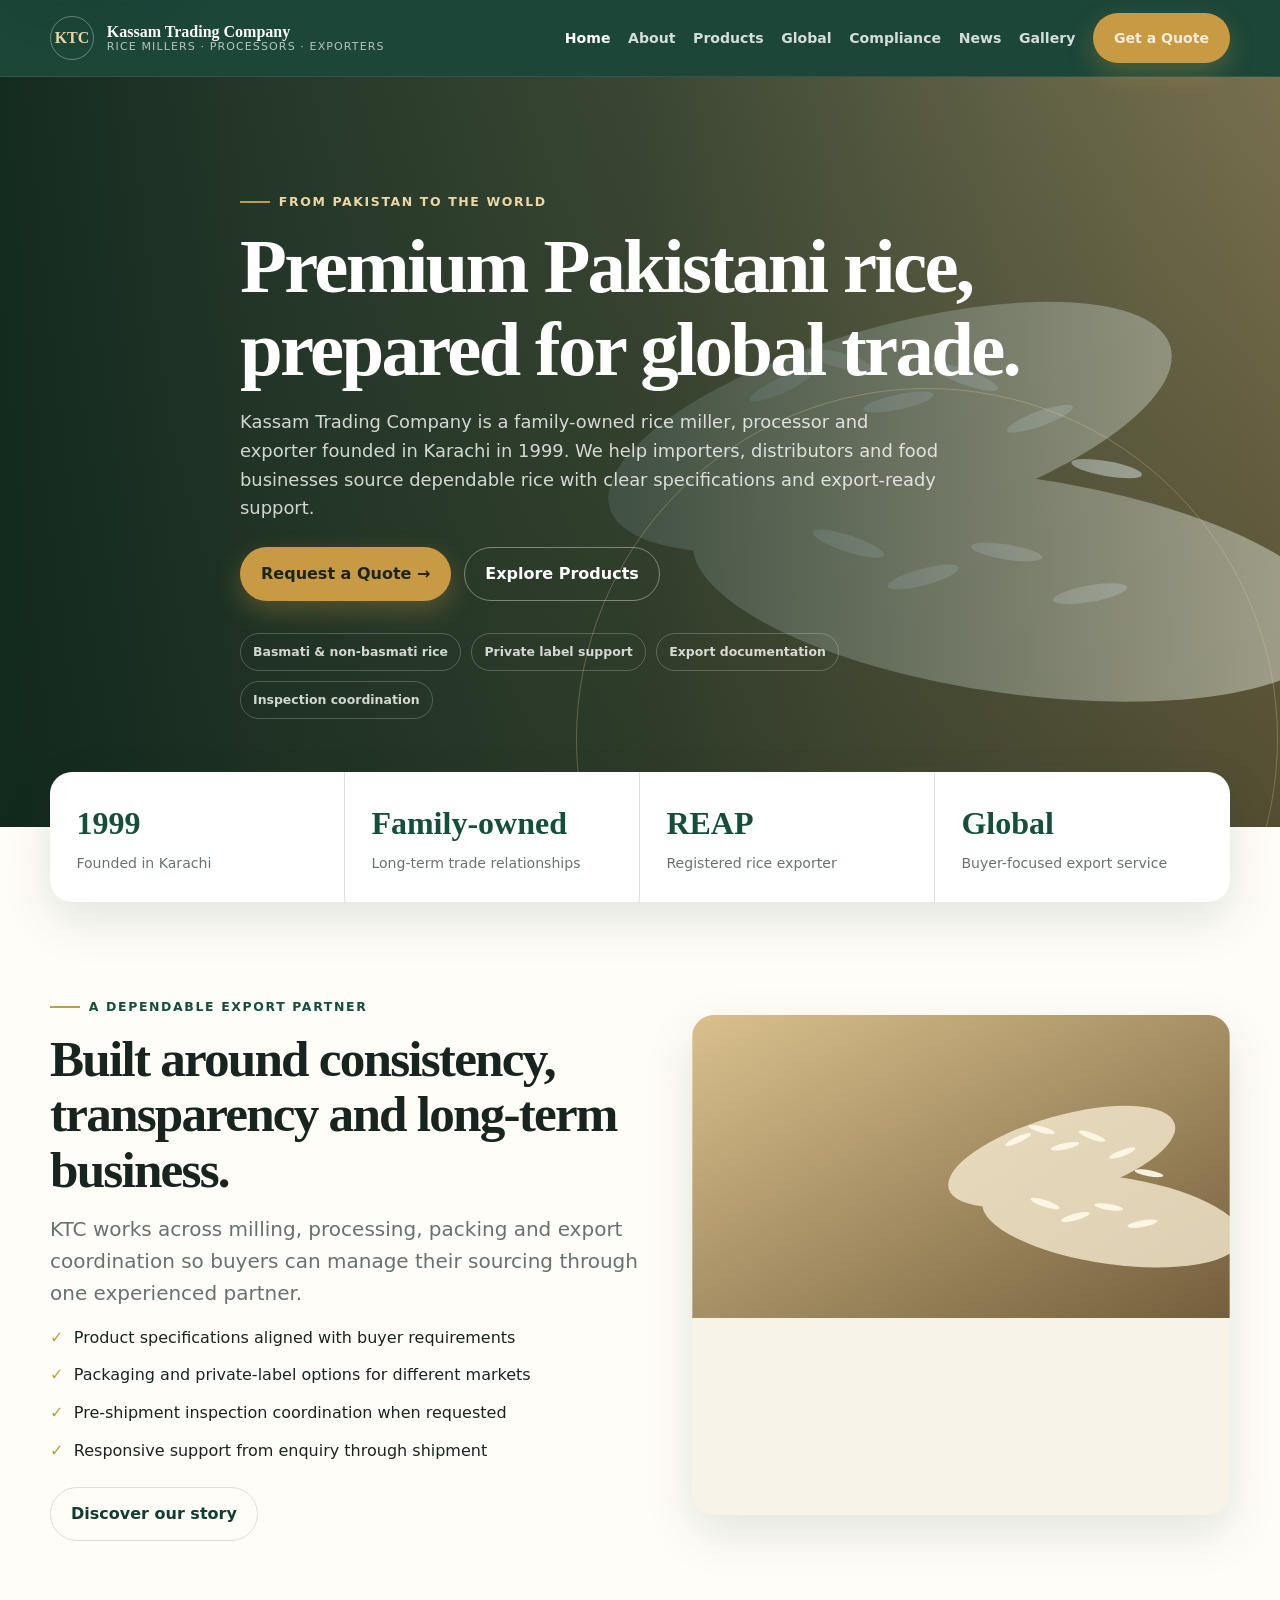
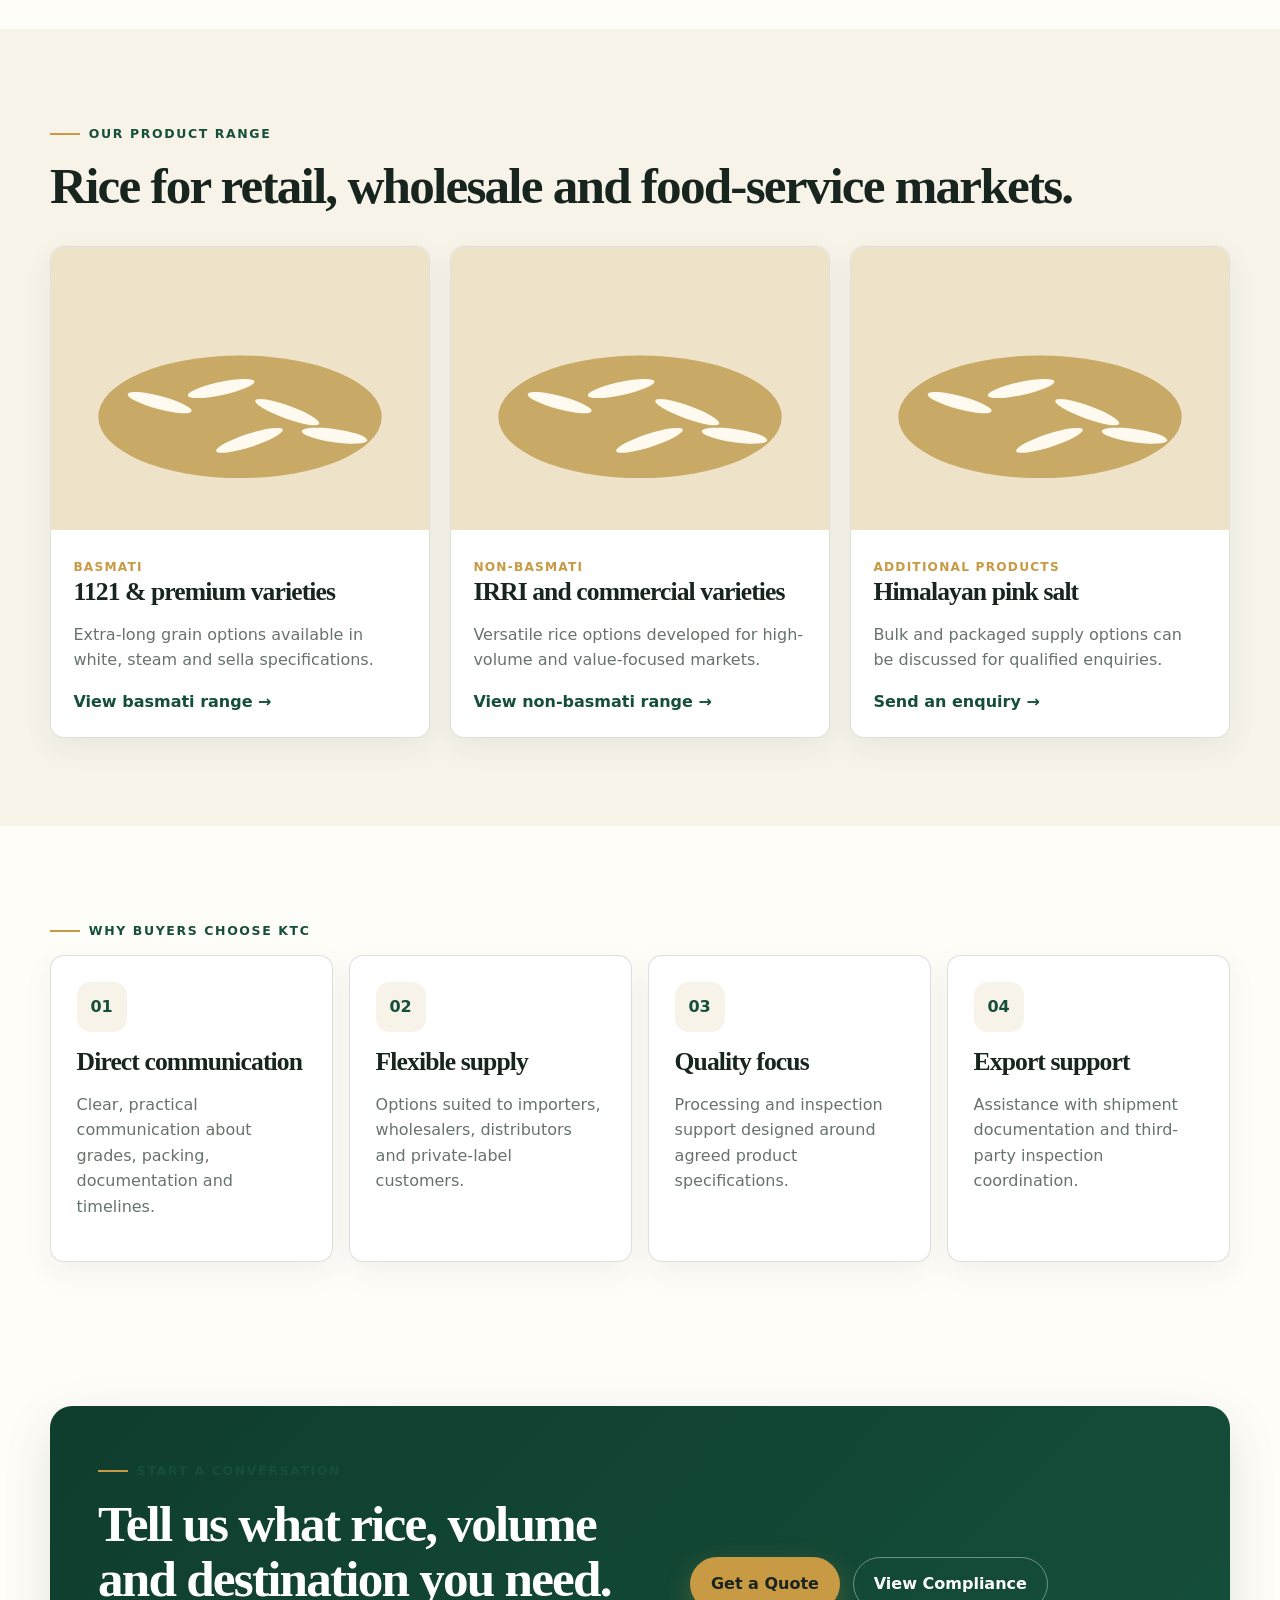
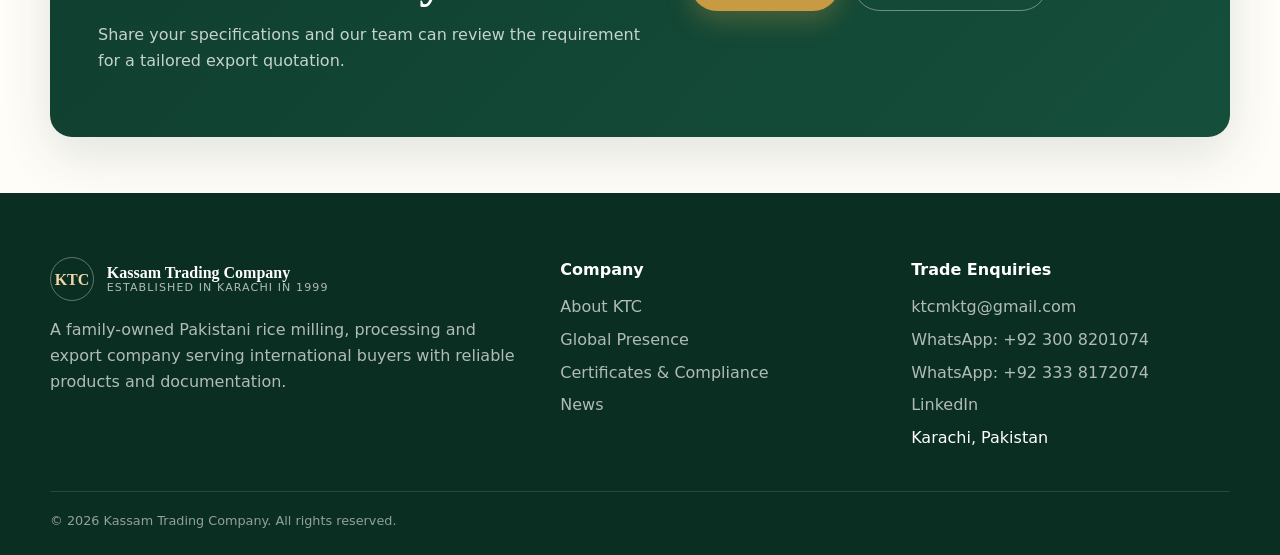
<file: ktc-static-site/index.html>
<!doctype html><html lang="en"><head><meta charset="utf-8"><meta name="viewport" content="width=device-width,initial-scale=1"><meta name="description" content="Kassam Trading Company is a Karachi-based rice miller, processor and exporter founded in 1999."><title>Premium Pakistani Rice Exporter | Kassam Trading Company</title><link rel="stylesheet" href="assets/css/styles.css"></head><body><a class="skip-link" href="#main">Skip to content</a>
<header class="site-header"><div class="container nav-wrap">
<a class="brand" href="index.html"><span class="brand-mark">KTC</span><span class="brand-text"><strong>Kassam Trading Company</strong><small>Rice Millers · Processors · Exporters</small></span></a>
<button class="nav-toggle" type="button" aria-label="Open navigation" aria-expanded="false" data-nav-toggle>☰</button>
<nav class="site-nav" aria-label="Main navigation" data-nav>
<a href="index.html">Home</a><a href="about.html">About</a><a href="products.html">Products</a><a href="global-presence.html">Global</a><a href="certificates-compliance.html">Compliance</a><a href="news.html">News</a><a href="gallery.html">Gallery</a><a class="btn btn-primary" href="contact.html">Get a Quote</a>
</nav></div></header><main id="main">
<section class="hero"><div class="container hero-content reveal"><span class="eyebrow">From Pakistan to the world</span><h1>Premium Pakistani rice, prepared for global trade.</h1><p>Kassam Trading Company is a family-owned rice miller, processor and exporter founded in Karachi in 1999. We help importers, distributors and food businesses source dependable rice with clear specifications and export-ready support.</p><div class="actions"><a class="btn btn-primary" href="contact.html">Request a Quote →</a><a class="btn btn-outline" href="products.html">Explore Products</a></div><div class="hero-kicker"><span class="pill">Basmati & non-basmati rice</span><span class="pill">Private label support</span><span class="pill">Export documentation</span><span class="pill">Inspection coordination</span></div></div></section>
<div class="stats"><div class="container"><div class="stats-grid reveal"><div class="stat"><strong>1999</strong><span>Founded in Karachi</span></div><div class="stat"><strong>Family-owned</strong><span>Long-term trade relationships</span></div><div class="stat"><strong>REAP</strong><span>Registered rice exporter</span></div><div class="stat"><strong>Global</strong><span>Buyer-focused export service</span></div></div></div></div>
<section class="section"><div class="container grid-2"><div class="reveal"><span class="eyebrow">A dependable export partner</span><h2>Built around consistency, transparency and long-term business.</h2><p class="lead">KTC works across milling, processing, packing and export coordination so buyers can manage their sourcing through one experienced partner.</p><ul class="list-check"><li>Product specifications aligned with buyer requirements</li><li>Packaging and private-label options for different markets</li><li>Pre-shipment inspection coordination when requested</li><li>Responsive support from enquiry through shipment</li></ul><div class="actions"><a class="btn btn-outline-dark" href="about.html">Discover our story</a></div></div><div class="image-panel reveal"><img src="assets/images/facility.svg" alt="Stylized illustration representing rice processing and export"></div></div></section>
<section class="section section-cream"><div class="container"><span class="eyebrow">Our product range</span><h2>Rice for retail, wholesale and food-service markets.</h2><div class="grid-3" style="margin-top:2rem"><article class="card product-card reveal"><img src="assets/images/rice-basmati.svg" alt="Basmati rice grains"><div class="product-card-body"><span class="meta">Basmati</span><h3>1121 & premium varieties</h3><p>Extra-long grain options available in white, steam and sella specifications.</p><a class="link-arrow" href="products.html">View basmati range →</a></div></article><article class="card product-card reveal"><img src="assets/images/rice-nonbasmati.svg" alt="Non-basmati rice grains"><div class="product-card-body"><span class="meta">Non-basmati</span><h3>IRRI and commercial varieties</h3><p>Versatile rice options developed for high-volume and value-focused markets.</p><a class="link-arrow" href="products.html">View non-basmati range →</a></div></article><article class="card product-card reveal"><img src="assets/images/salt.svg" alt="Himalayan pink salt illustration"><div class="product-card-body"><span class="meta">Additional products</span><h3>Himalayan pink salt</h3><p>Bulk and packaged supply options can be discussed for qualified enquiries.</p><a class="link-arrow" href="contact.html">Send an enquiry →</a></div></article></div></div></section>
<section class="section"><div class="container"><span class="eyebrow">Why buyers choose KTC</span><div class="grid-4"><div class="card reveal"><div class="icon-box">01</div><h3>Direct communication</h3><p>Clear, practical communication about grades, packing, documentation and timelines.</p></div><div class="card reveal"><div class="icon-box">02</div><h3>Flexible supply</h3><p>Options suited to importers, wholesalers, distributors and private-label customers.</p></div><div class="card reveal"><div class="icon-box">03</div><h3>Quality focus</h3><p>Processing and inspection support designed around agreed product specifications.</p></div><div class="card reveal"><div class="icon-box">04</div><h3>Export support</h3><p>Assistance with shipment documentation and third-party inspection coordination.</p></div></div></div></section>
<section class="section-sm"><div class="container"><div class="banner reveal"><div class="grid-2"><div><span class="eyebrow">Start a conversation</span><h2>Tell us what rice, volume and destination you need.</h2><p>Share your specifications and our team can review the requirement for a tailored export quotation.</p></div><div class="actions"><a class="btn btn-primary" href="contact.html">Get a Quote</a><a class="btn btn-outline" href="certificates-compliance.html">View Compliance</a></div></div></div></div></section></main><footer class="site-footer"><div class="container"><div class="footer-grid">
<div><a class="brand" href="index.html"><span class="brand-mark">KTC</span><span class="brand-text"><strong>Kassam Trading Company</strong><small>Established in Karachi in 1999</small></span></a><p style="margin-top:1rem">A family-owned Pakistani rice milling, processing and export company serving international buyers with reliable products and documentation.</p></div>
<div><div class="footer-title">Company</div><div class="footer-links"><a href="about.html">About KTC</a><a href="global-presence.html">Global Presence</a><a href="certificates-compliance.html">Certificates & Compliance</a><a href="news.html">News</a></div></div>
<div><div class="footer-title">Trade Enquiries</div><div class="footer-links"><a href="mailto:ktcmktg@gmail.com">ktcmktg@gmail.com</a><a href="https://wa.me/923008201074" target="_blank" rel="noopener noreferrer">WhatsApp: +92 300 8201074</a><a href="https://wa.me/923338172074" target="_blank" rel="noopener noreferrer">WhatsApp: +92 333 8172074</a><a href="https://www.linkedin.com/company/kassamtradingcompany/" target="_blank" rel="noopener noreferrer">LinkedIn</a><span>Karachi, Pakistan</span></div></div>
</div><div class="footer-bottom">© <span data-year></span> Kassam Trading Company. All rights reserved.</div></div></footer>
<script src="assets/js/main.js" defer></script></body></html>
</file>
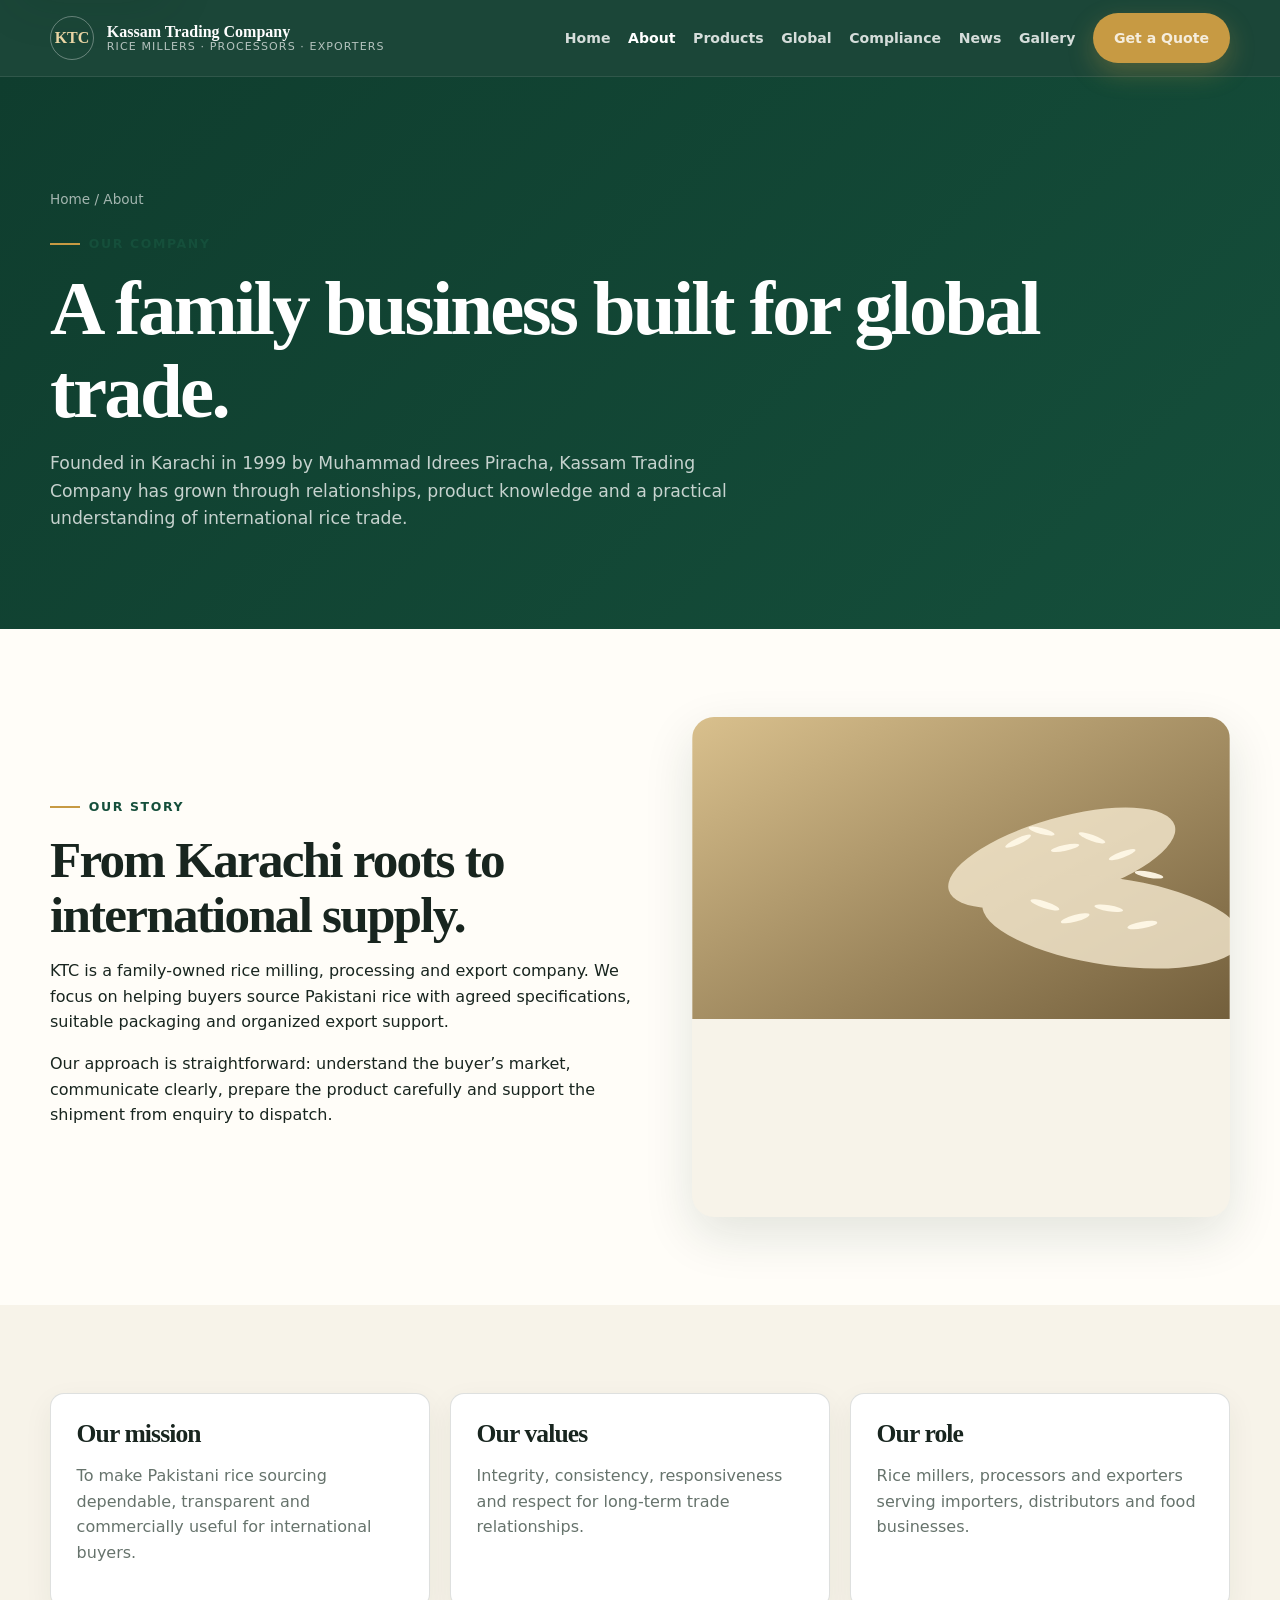
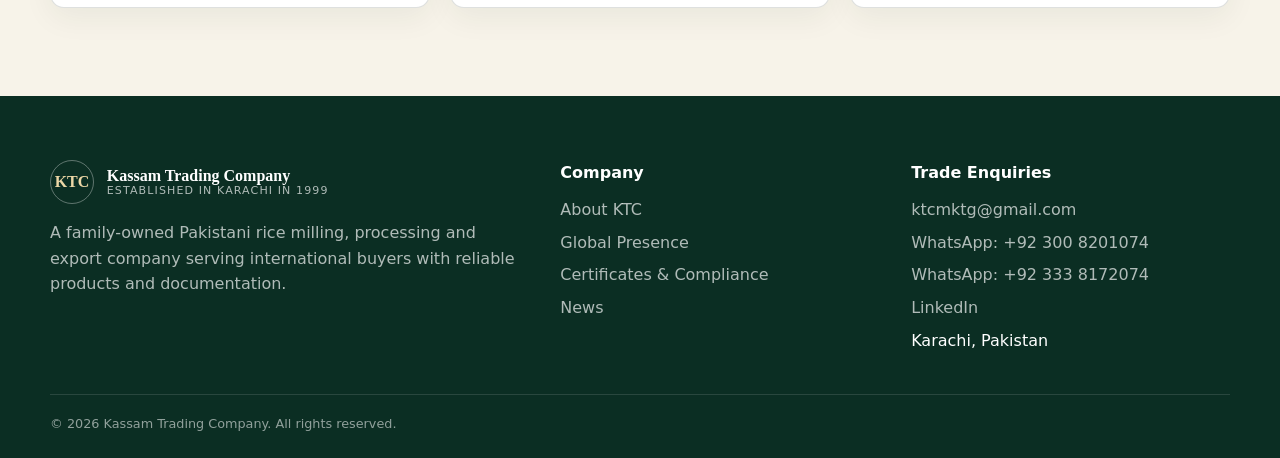
<file: ktc-static-site/about.html>
<!doctype html><html lang="en"><head><meta charset="utf-8"><meta name="viewport" content="width=device-width,initial-scale=1"><meta name="description" content="Learn about Kassam Trading Company, founded in Karachi in 1999 by Muhammad Idrees Piracha."><title>About Us | Kassam Trading Company</title><link rel="stylesheet" href="assets/css/styles.css"></head><body><a class="skip-link" href="#main">Skip to content</a>
<header class="site-header"><div class="container nav-wrap">
<a class="brand" href="index.html"><span class="brand-mark">KTC</span><span class="brand-text"><strong>Kassam Trading Company</strong><small>Rice Millers · Processors · Exporters</small></span></a>
<button class="nav-toggle" type="button" aria-label="Open navigation" aria-expanded="false" data-nav-toggle>☰</button>
<nav class="site-nav" aria-label="Main navigation" data-nav>
<a href="index.html">Home</a><a href="about.html">About</a><a href="products.html">Products</a><a href="global-presence.html">Global</a><a href="certificates-compliance.html">Compliance</a><a href="news.html">News</a><a href="gallery.html">Gallery</a><a class="btn btn-primary" href="contact.html">Get a Quote</a>
</nav></div></header><main id="main"><section class="page-hero"><div class="container"><div class="breadcrumbs">Home / About</div><span class="eyebrow">Our company</span><h1>A family business built for global trade.</h1><p>Founded in Karachi in 1999 by Muhammad Idrees Piracha, Kassam Trading Company has grown through relationships, product knowledge and a practical understanding of international rice trade.</p></div></section><section class="section"><div class="container grid-2"><div><span class="eyebrow">Our story</span><h2>From Karachi roots to international supply.</h2><p>KTC is a family-owned rice milling, processing and export company. We focus on helping buyers source Pakistani rice with agreed specifications, suitable packaging and organized export support.</p><p>Our approach is straightforward: understand the buyer’s market, communicate clearly, prepare the product carefully and support the shipment from enquiry to dispatch.</p></div><div class="image-panel"><img src="assets/images/facility.svg" alt="Rice processing illustration"></div></div></section><section class="section section-cream"><div class="container grid-3"><div class="card"><h3>Our mission</h3><p>To make Pakistani rice sourcing dependable, transparent and commercially useful for international buyers.</p></div><div class="card"><h3>Our values</h3><p>Integrity, consistency, responsiveness and respect for long-term trade relationships.</p></div><div class="card"><h3>Our role</h3><p>Rice millers, processors and exporters serving importers, distributors and food businesses.</p></div></div></section></main><footer class="site-footer"><div class="container"><div class="footer-grid">
<div><a class="brand" href="index.html"><span class="brand-mark">KTC</span><span class="brand-text"><strong>Kassam Trading Company</strong><small>Established in Karachi in 1999</small></span></a><p style="margin-top:1rem">A family-owned Pakistani rice milling, processing and export company serving international buyers with reliable products and documentation.</p></div>
<div><div class="footer-title">Company</div><div class="footer-links"><a href="about.html">About KTC</a><a href="global-presence.html">Global Presence</a><a href="certificates-compliance.html">Certificates & Compliance</a><a href="news.html">News</a></div></div>
<div><div class="footer-title">Trade Enquiries</div><div class="footer-links"><a href="mailto:ktcmktg@gmail.com">ktcmktg@gmail.com</a><a href="https://wa.me/923008201074" target="_blank" rel="noopener noreferrer">WhatsApp: +92 300 8201074</a><a href="https://wa.me/923338172074" target="_blank" rel="noopener noreferrer">WhatsApp: +92 333 8172074</a><a href="https://www.linkedin.com/company/kassamtradingcompany/" target="_blank" rel="noopener noreferrer">LinkedIn</a><span>Karachi, Pakistan</span></div></div>
</div><div class="footer-bottom">© <span data-year></span> Kassam Trading Company. All rights reserved.</div></div></footer>
<script src="assets/js/main.js" defer></script></body></html>
</file>
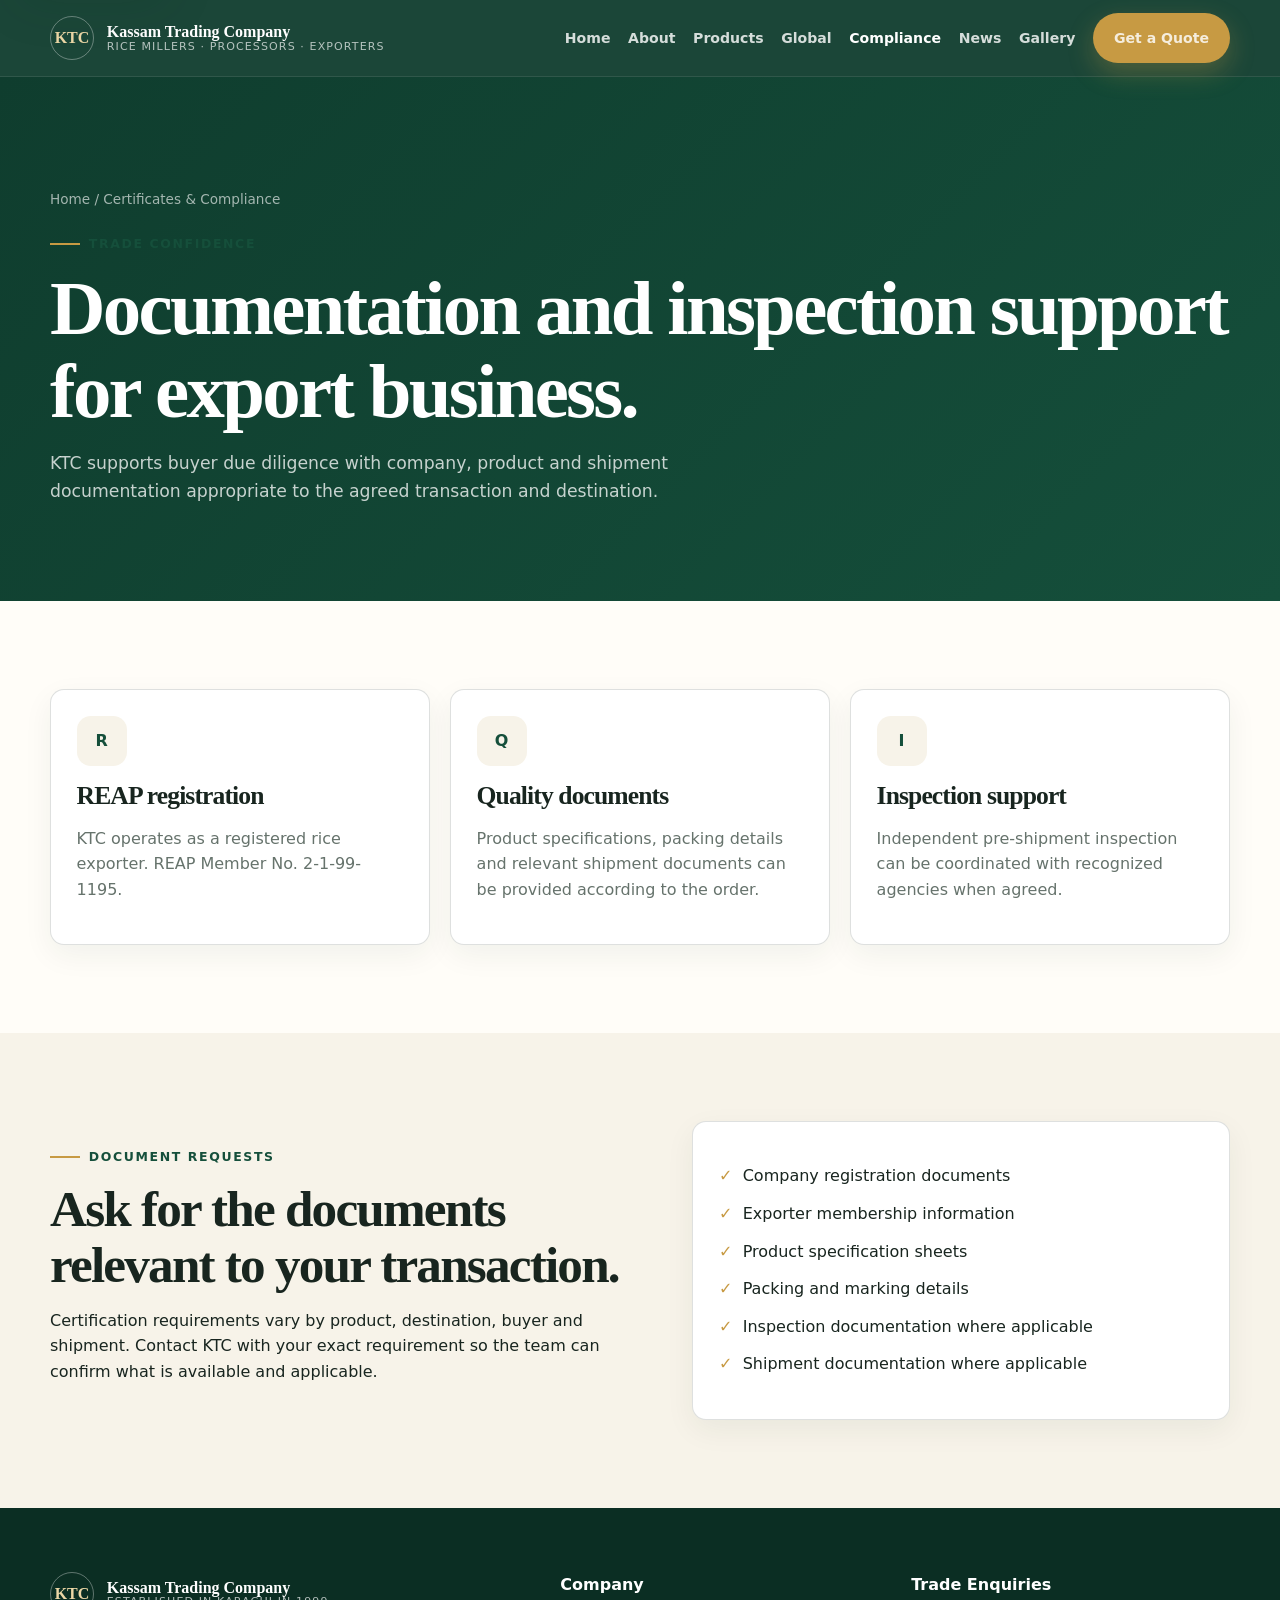
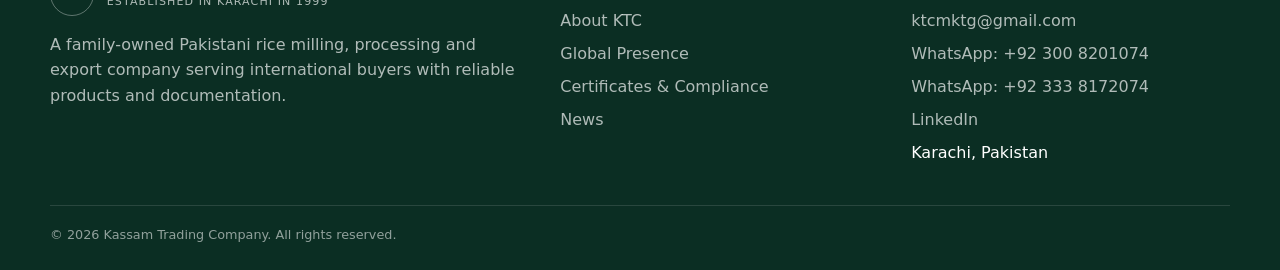
<file: ktc-static-site/certificates-compliance.html>
<!doctype html><html lang="en"><head><meta charset="utf-8"><meta name="viewport" content="width=device-width,initial-scale=1"><meta name="description" content="Review KTC exporter registration, documentation and third-party inspection support."><title>Certificates & Compliance | Kassam Trading Company</title><link rel="stylesheet" href="assets/css/styles.css"></head><body><a class="skip-link" href="#main">Skip to content</a>
<header class="site-header"><div class="container nav-wrap">
<a class="brand" href="index.html"><span class="brand-mark">KTC</span><span class="brand-text"><strong>Kassam Trading Company</strong><small>Rice Millers · Processors · Exporters</small></span></a>
<button class="nav-toggle" type="button" aria-label="Open navigation" aria-expanded="false" data-nav-toggle>☰</button>
<nav class="site-nav" aria-label="Main navigation" data-nav>
<a href="index.html">Home</a><a href="about.html">About</a><a href="products.html">Products</a><a href="global-presence.html">Global</a><a href="certificates-compliance.html">Compliance</a><a href="news.html">News</a><a href="gallery.html">Gallery</a><a class="btn btn-primary" href="contact.html">Get a Quote</a>
</nav></div></header><main id="main"><section class="page-hero"><div class="container"><div class="breadcrumbs">Home / Certificates & Compliance</div><span class="eyebrow">Trade confidence</span><h1>Documentation and inspection support for export business.</h1><p>KTC supports buyer due diligence with company, product and shipment documentation appropriate to the agreed transaction and destination.</p></div></section><section class="section"><div class="container grid-3"><div class="card"><div class="icon-box">R</div><h3>REAP registration</h3><p>KTC operates as a registered rice exporter. REAP Member No. 2-1-99-1195.</p></div><div class="card"><div class="icon-box">Q</div><h3>Quality documents</h3><p>Product specifications, packing details and relevant shipment documents can be provided according to the order.</p></div><div class="card"><div class="icon-box">I</div><h3>Inspection support</h3><p>Independent pre-shipment inspection can be coordinated with recognized agencies when agreed.</p></div></div></section><section class="section section-cream"><div class="container grid-2"><div><span class="eyebrow">Document requests</span><h2>Ask for the documents relevant to your transaction.</h2><p>Certification requirements vary by product, destination, buyer and shipment. Contact KTC with your exact requirement so the team can confirm what is available and applicable.</p></div><div class="card"><ul class="list-check"><li>Company registration documents</li><li>Exporter membership information</li><li>Product specification sheets</li><li>Packing and marking details</li><li>Inspection documentation where applicable</li><li>Shipment documentation where applicable</li></ul></div></div></section></main><footer class="site-footer"><div class="container"><div class="footer-grid">
<div><a class="brand" href="index.html"><span class="brand-mark">KTC</span><span class="brand-text"><strong>Kassam Trading Company</strong><small>Established in Karachi in 1999</small></span></a><p style="margin-top:1rem">A family-owned Pakistani rice milling, processing and export company serving international buyers with reliable products and documentation.</p></div>
<div><div class="footer-title">Company</div><div class="footer-links"><a href="about.html">About KTC</a><a href="global-presence.html">Global Presence</a><a href="certificates-compliance.html">Certificates & Compliance</a><a href="news.html">News</a></div></div>
<div><div class="footer-title">Trade Enquiries</div><div class="footer-links"><a href="mailto:ktcmktg@gmail.com">ktcmktg@gmail.com</a><a href="https://wa.me/923008201074" target="_blank" rel="noopener noreferrer">WhatsApp: +92 300 8201074</a><a href="https://wa.me/923338172074" target="_blank" rel="noopener noreferrer">WhatsApp: +92 333 8172074</a><a href="https://www.linkedin.com/company/kassamtradingcompany/" target="_blank" rel="noopener noreferrer">LinkedIn</a><span>Karachi, Pakistan</span></div></div>
</div><div class="footer-bottom">© <span data-year></span> Kassam Trading Company. All rights reserved.</div></div></footer>
<script src="assets/js/main.js" defer></script></body></html>
</file>
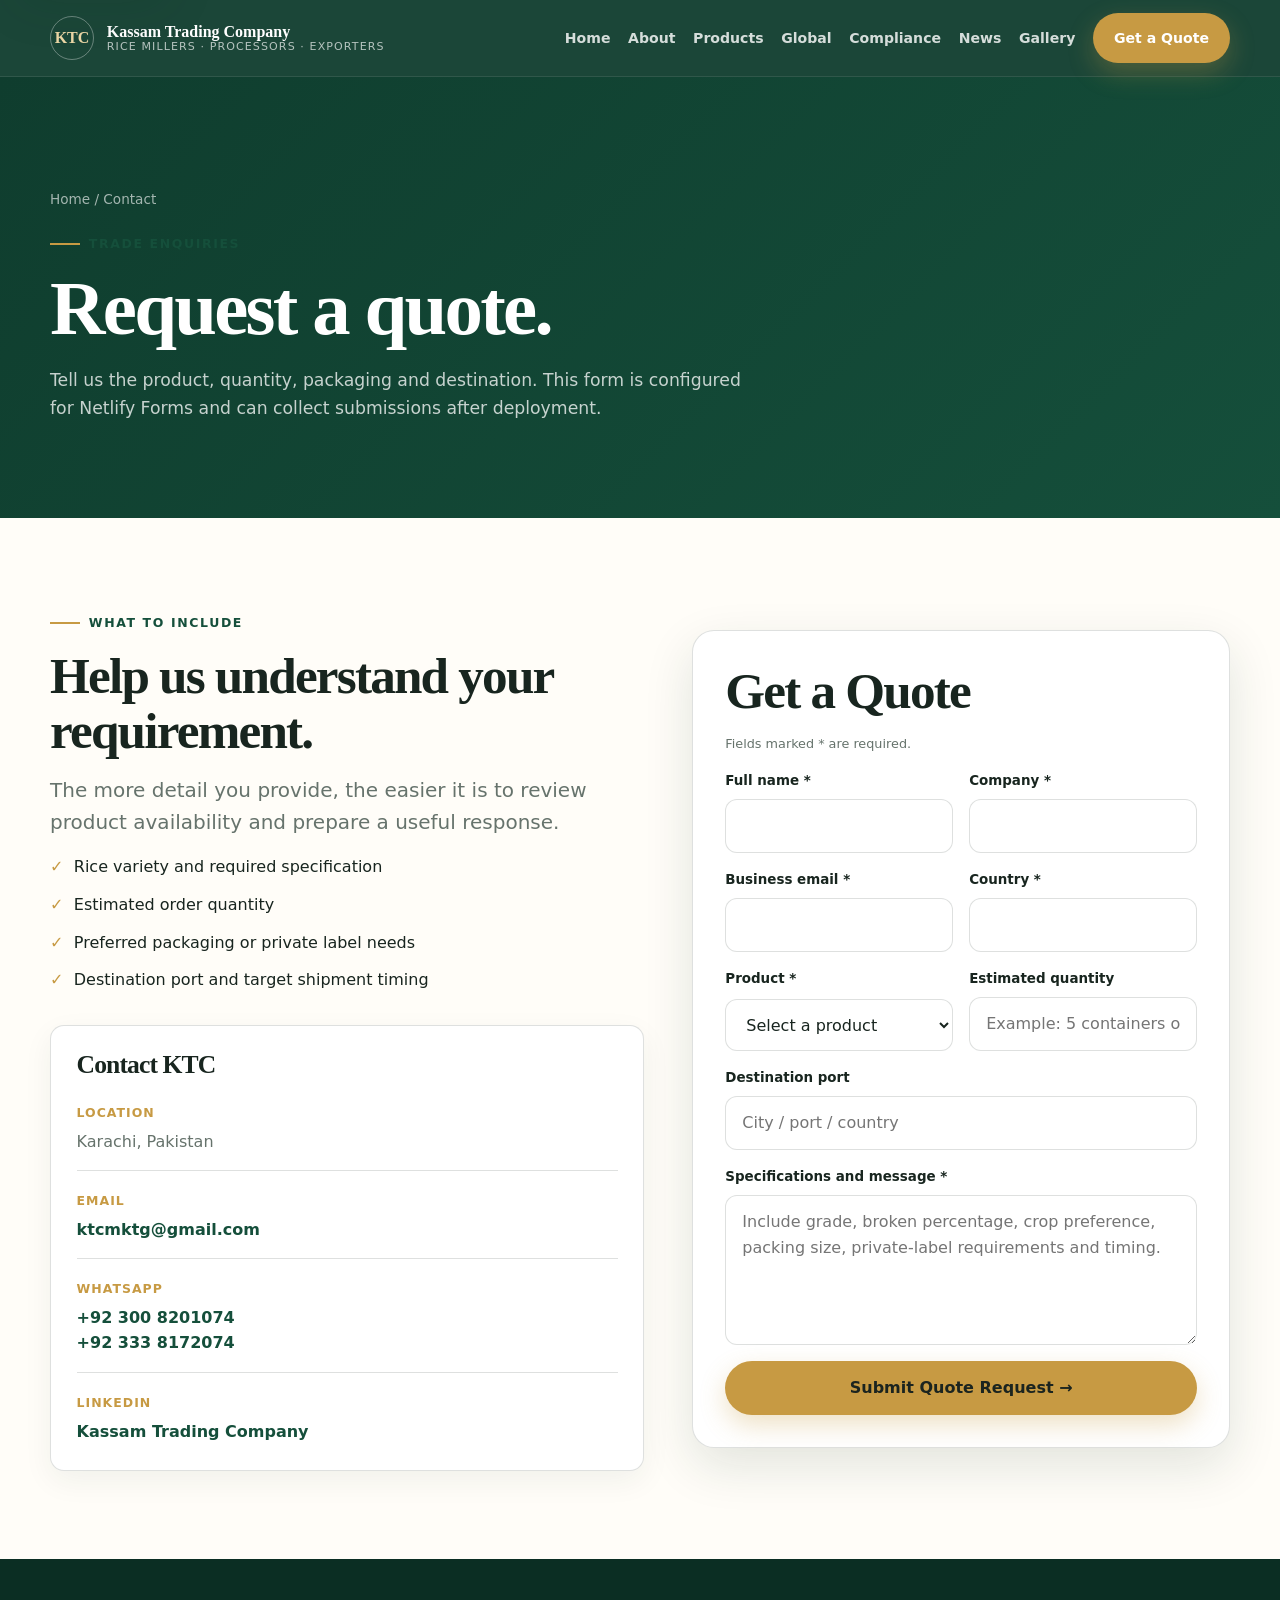
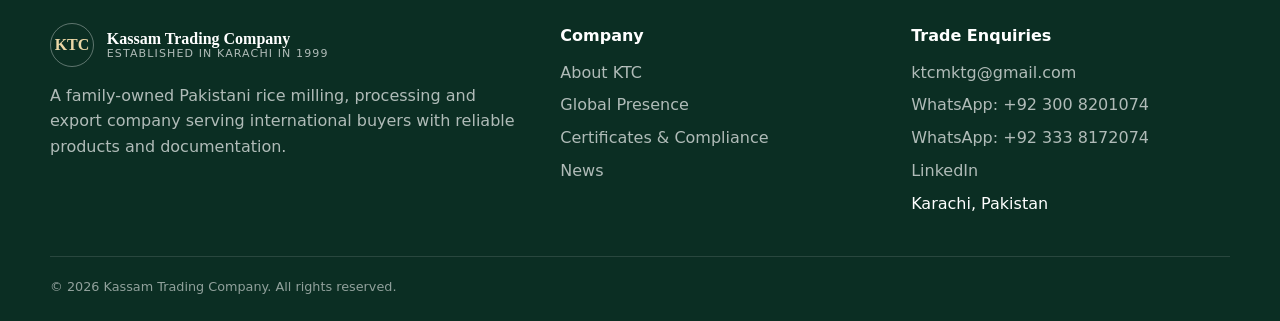
<file: ktc-static-site/contact.html>
<!doctype html><html lang="en"><head><meta charset="utf-8"><meta name="viewport" content="width=device-width,initial-scale=1"><meta name="description" content="Request a rice export quotation from Kassam Trading Company in Karachi, Pakistan."><title>Contact & Get a Quote | Kassam Trading Company</title><link rel="stylesheet" href="assets/css/styles.css"></head><body><a class="skip-link" href="#main">Skip to content</a>
<header class="site-header"><div class="container nav-wrap">
<a class="brand" href="index.html"><span class="brand-mark">KTC</span><span class="brand-text"><strong>Kassam Trading Company</strong><small>Rice Millers · Processors · Exporters</small></span></a>
<button class="nav-toggle" type="button" aria-label="Open navigation" aria-expanded="false" data-nav-toggle>☰</button>
<nav class="site-nav" aria-label="Main navigation" data-nav>
<a href="index.html">Home</a><a href="about.html">About</a><a href="products.html">Products</a><a href="global-presence.html">Global</a><a href="certificates-compliance.html">Compliance</a><a href="news.html">News</a><a href="gallery.html">Gallery</a><a class="btn btn-primary" href="contact.html">Get a Quote</a>
</nav></div></header><main id="main"><section class="page-hero"><div class="container"><div class="breadcrumbs">Home / Contact</div><span class="eyebrow">Trade enquiries</span><h1>Request a quote.</h1><p>Tell us the product, quantity, packaging and destination. This form is configured for Netlify Forms and can collect submissions after deployment.</p></div></section>
<section class="section"><div class="container grid-2"><div><span class="eyebrow">What to include</span><h2>Help us understand your requirement.</h2><p class="lead">The more detail you provide, the easier it is to review product availability and prepare a useful response.</p><ul class="list-check"><li>Rice variety and required specification</li><li>Estimated order quantity</li><li>Preferred packaging or private label needs</li><li>Destination port and target shipment timing</li></ul><div class="card contact-details" style="margin-top:2rem"><h3>Contact KTC</h3><div class="contact-list"><div><span class="small-meta">Location</span><p>Karachi, Pakistan</p></div><div><span class="small-meta">Email</span><p><a href="mailto:ktcmktg@gmail.com">ktcmktg@gmail.com</a></p></div><div><span class="small-meta">WhatsApp</span><p><a href="https://wa.me/923008201074" target="_blank" rel="noopener noreferrer">+92 300 8201074</a><br><a href="https://wa.me/923338172074" target="_blank" rel="noopener noreferrer">+92 333 8172074</a></p></div><div><span class="small-meta">LinkedIn</span><p><a href="https://www.linkedin.com/company/kassamtradingcompany/" target="_blank" rel="noopener noreferrer">Kassam Trading Company</a></p></div></div></div></div>
<form class="form-shell" name="quote-request" method="POST" data-netlify="true" netlify-honeypot="bot-field" action="/contact.html?submitted=true"><input type="hidden" name="form-name" value="quote-request"><p class="hidden"><label>Do not fill this out: <input name="bot-field"></label></p><h2>Get a Quote</h2><p class="form-note">Fields marked * are required.</p><div class="form-grid"><div class="field"><label for="name">Full name *</label><input id="name" name="name" required autocomplete="name"></div><div class="field"><label for="company">Company *</label><input id="company" name="company" required autocomplete="organization"></div><div class="field"><label for="email">Business email *</label><input id="email" name="email" type="email" required autocomplete="email"></div><div class="field"><label for="country">Country *</label><input id="country" name="country" required autocomplete="country-name"></div><div class="field"><label for="product">Product *</label><select id="product" name="product" required><option value="">Select a product</option><option>1121 Basmati Rice</option><option>1509 Basmati Rice</option><option>PK-386 / PK-385 Rice</option><option>IRRI-6 Rice</option><option>IRRI-9 Rice</option><option>100% Broken Rice</option><option>Himalayan Pink Salt</option><option>Other</option></select></div><div class="field"><label for="quantity">Estimated quantity</label><input id="quantity" name="quantity" placeholder="Example: 5 containers or 500 MT"></div><div class="field field-full"><label for="destination">Destination port</label><input id="destination" name="destination" placeholder="City / port / country"></div><div class="field field-full"><label for="message">Specifications and message *</label><textarea id="message" name="message" required placeholder="Include grade, broken percentage, crop preference, packing size, private-label requirements and timing."></textarea></div><div class="field field-full"><button class="btn btn-primary" type="submit">Submit Quote Request →</button></div></div></form></div></section></main><footer class="site-footer"><div class="container"><div class="footer-grid">
<div><a class="brand" href="index.html"><span class="brand-mark">KTC</span><span class="brand-text"><strong>Kassam Trading Company</strong><small>Established in Karachi in 1999</small></span></a><p style="margin-top:1rem">A family-owned Pakistani rice milling, processing and export company serving international buyers with reliable products and documentation.</p></div>
<div><div class="footer-title">Company</div><div class="footer-links"><a href="about.html">About KTC</a><a href="global-presence.html">Global Presence</a><a href="certificates-compliance.html">Certificates & Compliance</a><a href="news.html">News</a></div></div>
<div><div class="footer-title">Trade Enquiries</div><div class="footer-links"><a href="mailto:ktcmktg@gmail.com">ktcmktg@gmail.com</a><a href="https://wa.me/923008201074" target="_blank" rel="noopener noreferrer">WhatsApp: +92 300 8201074</a><a href="https://wa.me/923338172074" target="_blank" rel="noopener noreferrer">WhatsApp: +92 333 8172074</a><a href="https://www.linkedin.com/company/kassamtradingcompany/" target="_blank" rel="noopener noreferrer">LinkedIn</a><span>Karachi, Pakistan</span></div></div>
</div><div class="footer-bottom">© <span data-year></span> Kassam Trading Company. All rights reserved.</div></div></footer>
<script src="assets/js/main.js" defer></script></body></html>
</file>
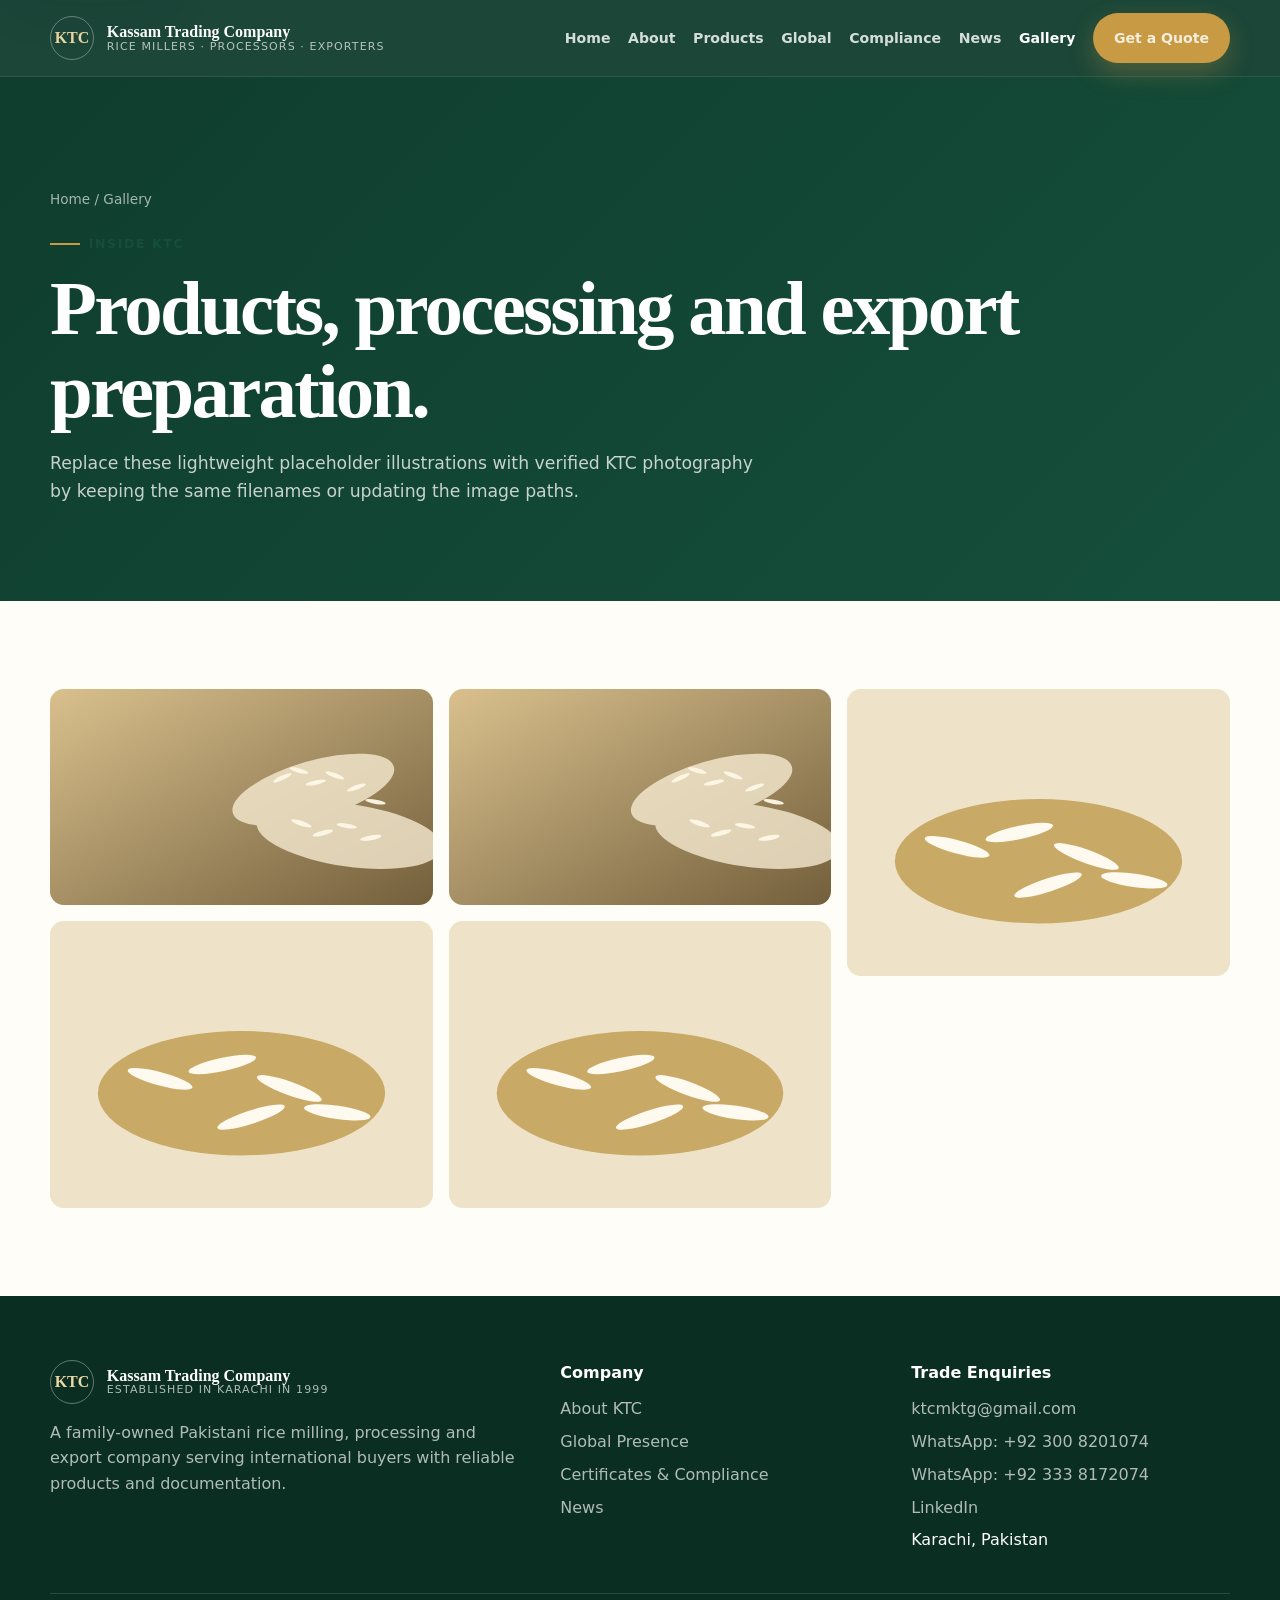
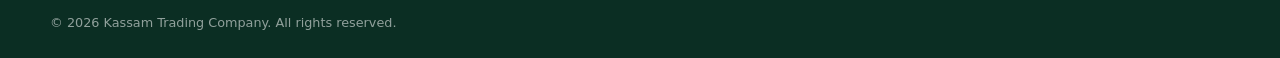
<file: ktc-static-site/gallery.html>
<!doctype html><html lang="en"><head><meta charset="utf-8"><meta name="viewport" content="width=device-width,initial-scale=1"><meta name="description" content="View Kassam Trading Company product, processing and export gallery."><title>Gallery | Kassam Trading Company</title><link rel="stylesheet" href="assets/css/styles.css"></head><body><a class="skip-link" href="#main">Skip to content</a>
<header class="site-header"><div class="container nav-wrap">
<a class="brand" href="index.html"><span class="brand-mark">KTC</span><span class="brand-text"><strong>Kassam Trading Company</strong><small>Rice Millers · Processors · Exporters</small></span></a>
<button class="nav-toggle" type="button" aria-label="Open navigation" aria-expanded="false" data-nav-toggle>☰</button>
<nav class="site-nav" aria-label="Main navigation" data-nav>
<a href="index.html">Home</a><a href="about.html">About</a><a href="products.html">Products</a><a href="global-presence.html">Global</a><a href="certificates-compliance.html">Compliance</a><a href="news.html">News</a><a href="gallery.html">Gallery</a><a class="btn btn-primary" href="contact.html">Get a Quote</a>
</nav></div></header><main id="main"><section class="page-hero"><div class="container"><div class="breadcrumbs">Home / Gallery</div><span class="eyebrow">Inside KTC</span><h1>Products, processing and export preparation.</h1><p>Replace these lightweight placeholder illustrations with verified KTC photography by keeping the same filenames or updating the image paths.</p></div></section><section class="section"><div class="container"><div class="gallery-grid"><figure><img src="assets/images/hero-rice.svg" alt="Rice export visual"></figure><figure><img src="assets/images/rice-basmati.svg" alt="Basmati rice visual"></figure><figure><img src="assets/images/facility.svg" alt="Processing facility visual"></figure><figure><img src="assets/images/rice-nonbasmati.svg" alt="Non-basmati rice visual"></figure><figure><img src="assets/images/salt.svg" alt="Himalayan salt visual"></figure></div></div></section></main><footer class="site-footer"><div class="container"><div class="footer-grid">
<div><a class="brand" href="index.html"><span class="brand-mark">KTC</span><span class="brand-text"><strong>Kassam Trading Company</strong><small>Established in Karachi in 1999</small></span></a><p style="margin-top:1rem">A family-owned Pakistani rice milling, processing and export company serving international buyers with reliable products and documentation.</p></div>
<div><div class="footer-title">Company</div><div class="footer-links"><a href="about.html">About KTC</a><a href="global-presence.html">Global Presence</a><a href="certificates-compliance.html">Certificates & Compliance</a><a href="news.html">News</a></div></div>
<div><div class="footer-title">Trade Enquiries</div><div class="footer-links"><a href="mailto:ktcmktg@gmail.com">ktcmktg@gmail.com</a><a href="https://wa.me/923008201074" target="_blank" rel="noopener noreferrer">WhatsApp: +92 300 8201074</a><a href="https://wa.me/923338172074" target="_blank" rel="noopener noreferrer">WhatsApp: +92 333 8172074</a><a href="https://www.linkedin.com/company/kassamtradingcompany/" target="_blank" rel="noopener noreferrer">LinkedIn</a><span>Karachi, Pakistan</span></div></div>
</div><div class="footer-bottom">© <span data-year></span> Kassam Trading Company. All rights reserved.</div></div></footer>
<script src="assets/js/main.js" defer></script></body></html>
</file>
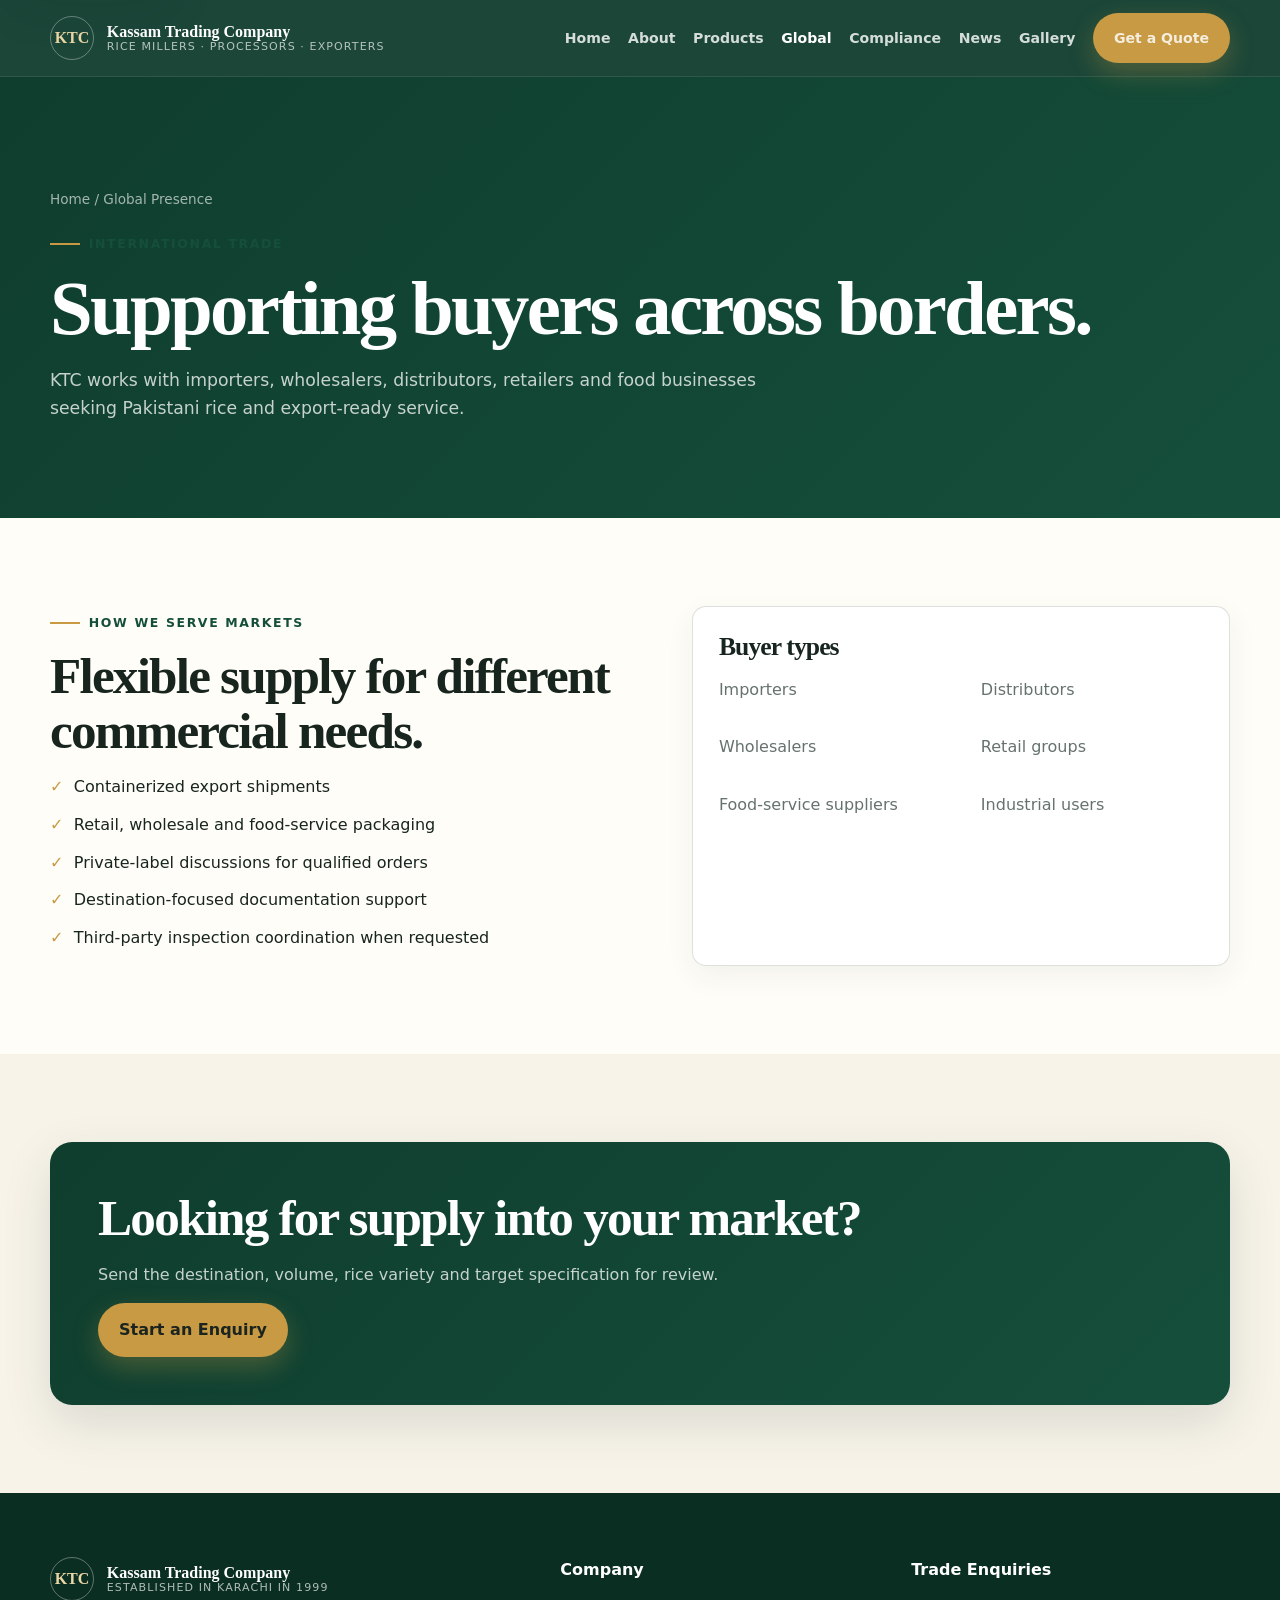
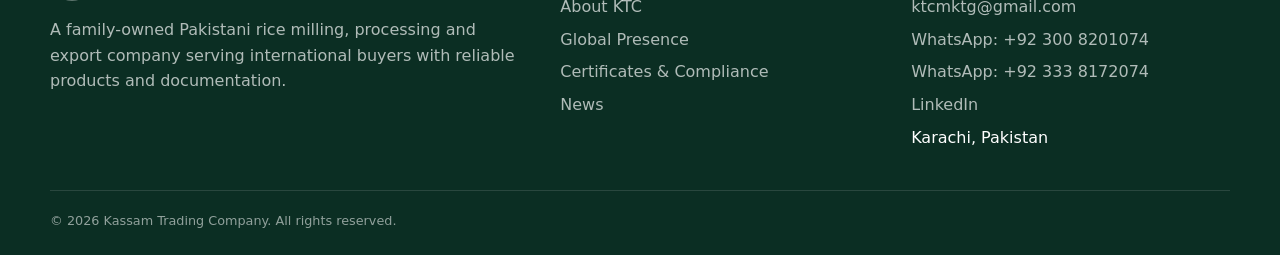
<file: ktc-static-site/global-presence.html>
<!doctype html><html lang="en"><head><meta charset="utf-8"><meta name="viewport" content="width=device-width,initial-scale=1"><meta name="description" content="Learn how Kassam Trading Company supports international rice buyers and export markets."><title>Global Presence | Kassam Trading Company</title><link rel="stylesheet" href="assets/css/styles.css"></head><body><a class="skip-link" href="#main">Skip to content</a>
<header class="site-header"><div class="container nav-wrap">
<a class="brand" href="index.html"><span class="brand-mark">KTC</span><span class="brand-text"><strong>Kassam Trading Company</strong><small>Rice Millers · Processors · Exporters</small></span></a>
<button class="nav-toggle" type="button" aria-label="Open navigation" aria-expanded="false" data-nav-toggle>☰</button>
<nav class="site-nav" aria-label="Main navigation" data-nav>
<a href="index.html">Home</a><a href="about.html">About</a><a href="products.html">Products</a><a href="global-presence.html">Global</a><a href="certificates-compliance.html">Compliance</a><a href="news.html">News</a><a href="gallery.html">Gallery</a><a class="btn btn-primary" href="contact.html">Get a Quote</a>
</nav></div></header><main id="main"><section class="page-hero"><div class="container"><div class="breadcrumbs">Home / Global Presence</div><span class="eyebrow">International trade</span><h1>Supporting buyers across borders.</h1><p>KTC works with importers, wholesalers, distributors, retailers and food businesses seeking Pakistani rice and export-ready service.</p></div></section><section class="section"><div class="container grid-2"><div><span class="eyebrow">How we serve markets</span><h2>Flexible supply for different commercial needs.</h2><ul class="list-check"><li>Containerized export shipments</li><li>Retail, wholesale and food-service packaging</li><li>Private-label discussions for qualified orders</li><li>Destination-focused documentation support</li><li>Third-party inspection coordination when requested</li></ul></div><div class="card"><h3>Buyer types</h3><div class="grid-2" style="gap:1rem"><p>Importers</p><p>Distributors</p><p>Wholesalers</p><p>Retail groups</p><p>Food-service suppliers</p><p>Industrial users</p></div></div></div></section><section class="section section-cream"><div class="container"><div class="banner"><h2>Looking for supply into your market?</h2><p>Send the destination, volume, rice variety and target specification for review.</p><a class="btn btn-primary" href="contact.html">Start an Enquiry</a></div></div></section></main><footer class="site-footer"><div class="container"><div class="footer-grid">
<div><a class="brand" href="index.html"><span class="brand-mark">KTC</span><span class="brand-text"><strong>Kassam Trading Company</strong><small>Established in Karachi in 1999</small></span></a><p style="margin-top:1rem">A family-owned Pakistani rice milling, processing and export company serving international buyers with reliable products and documentation.</p></div>
<div><div class="footer-title">Company</div><div class="footer-links"><a href="about.html">About KTC</a><a href="global-presence.html">Global Presence</a><a href="certificates-compliance.html">Certificates & Compliance</a><a href="news.html">News</a></div></div>
<div><div class="footer-title">Trade Enquiries</div><div class="footer-links"><a href="mailto:ktcmktg@gmail.com">ktcmktg@gmail.com</a><a href="https://wa.me/923008201074" target="_blank" rel="noopener noreferrer">WhatsApp: +92 300 8201074</a><a href="https://wa.me/923338172074" target="_blank" rel="noopener noreferrer">WhatsApp: +92 333 8172074</a><a href="https://www.linkedin.com/company/kassamtradingcompany/" target="_blank" rel="noopener noreferrer">LinkedIn</a><span>Karachi, Pakistan</span></div></div>
</div><div class="footer-bottom">© <span data-year></span> Kassam Trading Company. All rights reserved.</div></div></footer>
<script src="assets/js/main.js" defer></script></body></html>
</file>
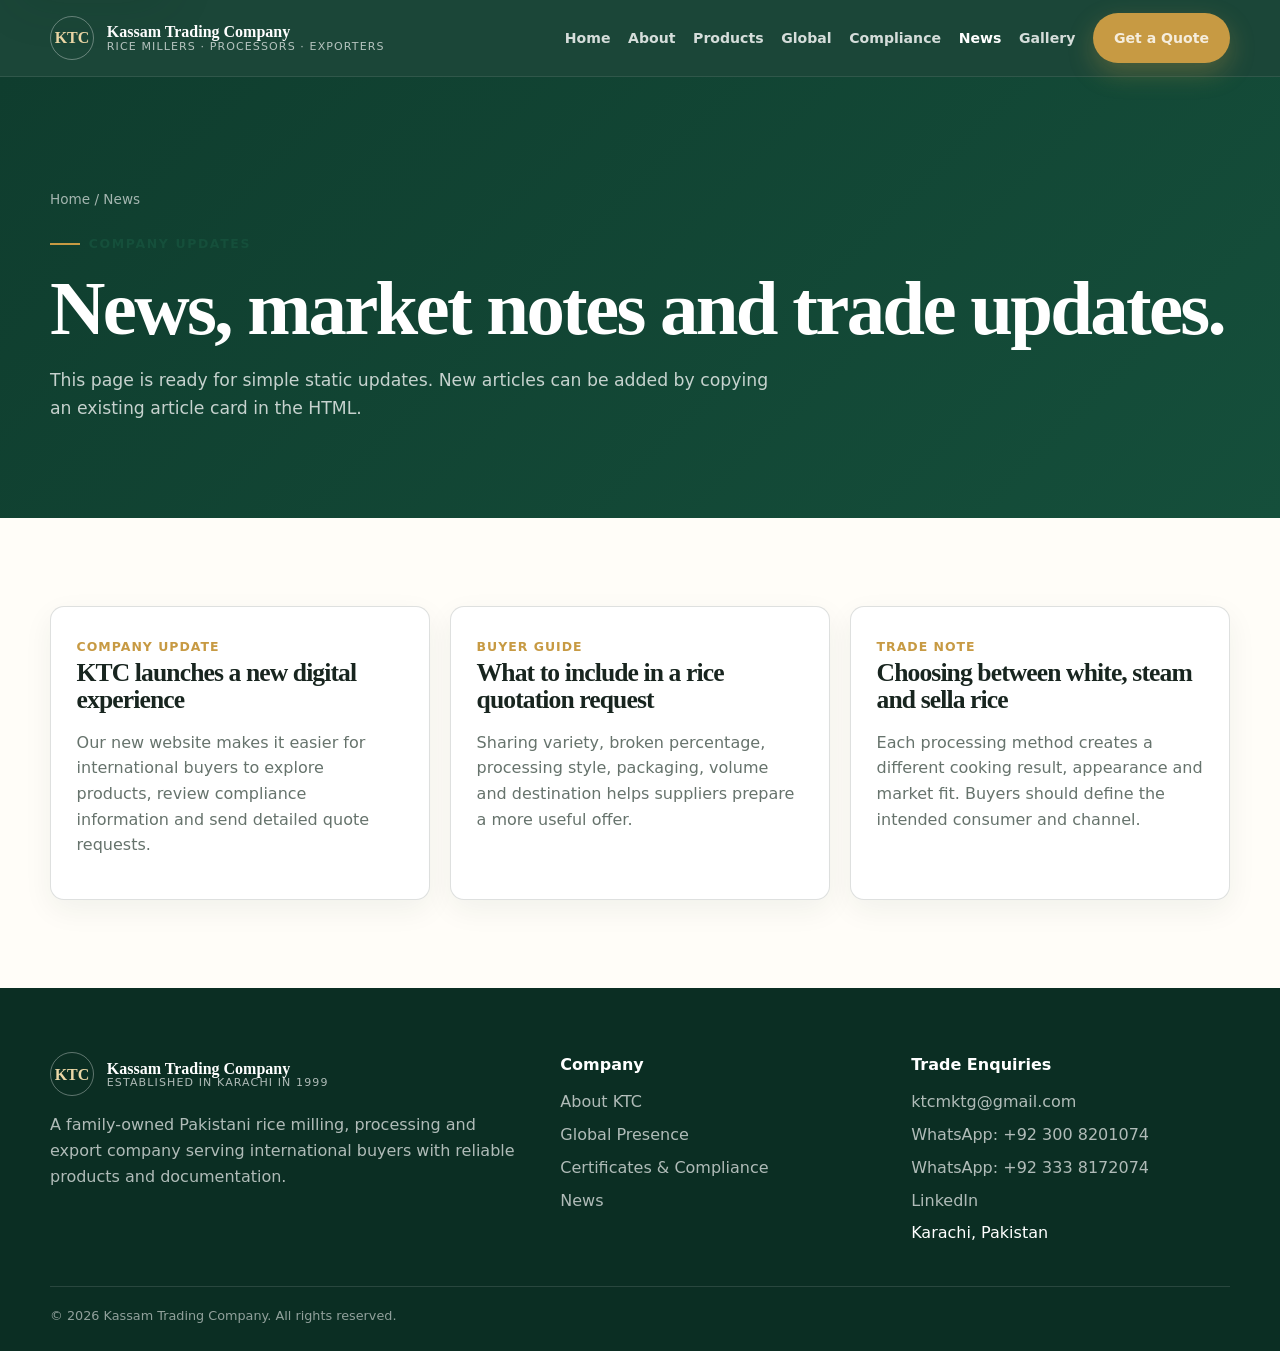
<file: ktc-static-site/news.html>
<!doctype html><html lang="en"><head><meta charset="utf-8"><meta name="viewport" content="width=device-width,initial-scale=1"><meta name="description" content="Read Kassam Trading Company news, rice buyer guides and trade updates."><title>News | Kassam Trading Company</title><link rel="stylesheet" href="assets/css/styles.css"></head><body><a class="skip-link" href="#main">Skip to content</a>
<header class="site-header"><div class="container nav-wrap">
<a class="brand" href="index.html"><span class="brand-mark">KTC</span><span class="brand-text"><strong>Kassam Trading Company</strong><small>Rice Millers · Processors · Exporters</small></span></a>
<button class="nav-toggle" type="button" aria-label="Open navigation" aria-expanded="false" data-nav-toggle>☰</button>
<nav class="site-nav" aria-label="Main navigation" data-nav>
<a href="index.html">Home</a><a href="about.html">About</a><a href="products.html">Products</a><a href="global-presence.html">Global</a><a href="certificates-compliance.html">Compliance</a><a href="news.html">News</a><a href="gallery.html">Gallery</a><a class="btn btn-primary" href="contact.html">Get a Quote</a>
</nav></div></header><main id="main"><section class="page-hero"><div class="container"><div class="breadcrumbs">Home / News</div><span class="eyebrow">Company updates</span><h1>News, market notes and trade updates.</h1><p>This page is ready for simple static updates. New articles can be added by copying an existing article card in the HTML.</p></div></section><section class="section"><div class="container grid-3"><article class="card news-card"><time datetime="2026-07-13">Company Update</time><h3>KTC launches a new digital experience</h3><p>Our new website makes it easier for international buyers to explore products, review compliance information and send detailed quote requests.</p></article><article class="card news-card"><time>Buyer Guide</time><h3>What to include in a rice quotation request</h3><p>Sharing variety, broken percentage, processing style, packaging, volume and destination helps suppliers prepare a more useful offer.</p></article><article class="card news-card"><time>Trade Note</time><h3>Choosing between white, steam and sella rice</h3><p>Each processing method creates a different cooking result, appearance and market fit. Buyers should define the intended consumer and channel.</p></article></div></section></main><footer class="site-footer"><div class="container"><div class="footer-grid">
<div><a class="brand" href="index.html"><span class="brand-mark">KTC</span><span class="brand-text"><strong>Kassam Trading Company</strong><small>Established in Karachi in 1999</small></span></a><p style="margin-top:1rem">A family-owned Pakistani rice milling, processing and export company serving international buyers with reliable products and documentation.</p></div>
<div><div class="footer-title">Company</div><div class="footer-links"><a href="about.html">About KTC</a><a href="global-presence.html">Global Presence</a><a href="certificates-compliance.html">Certificates & Compliance</a><a href="news.html">News</a></div></div>
<div><div class="footer-title">Trade Enquiries</div><div class="footer-links"><a href="mailto:ktcmktg@gmail.com">ktcmktg@gmail.com</a><a href="https://wa.me/923008201074" target="_blank" rel="noopener noreferrer">WhatsApp: +92 300 8201074</a><a href="https://wa.me/923338172074" target="_blank" rel="noopener noreferrer">WhatsApp: +92 333 8172074</a><a href="https://www.linkedin.com/company/kassamtradingcompany/" target="_blank" rel="noopener noreferrer">LinkedIn</a><span>Karachi, Pakistan</span></div></div>
</div><div class="footer-bottom">© <span data-year></span> Kassam Trading Company. All rights reserved.</div></div></footer>
<script src="assets/js/main.js" defer></script></body></html>
</file>
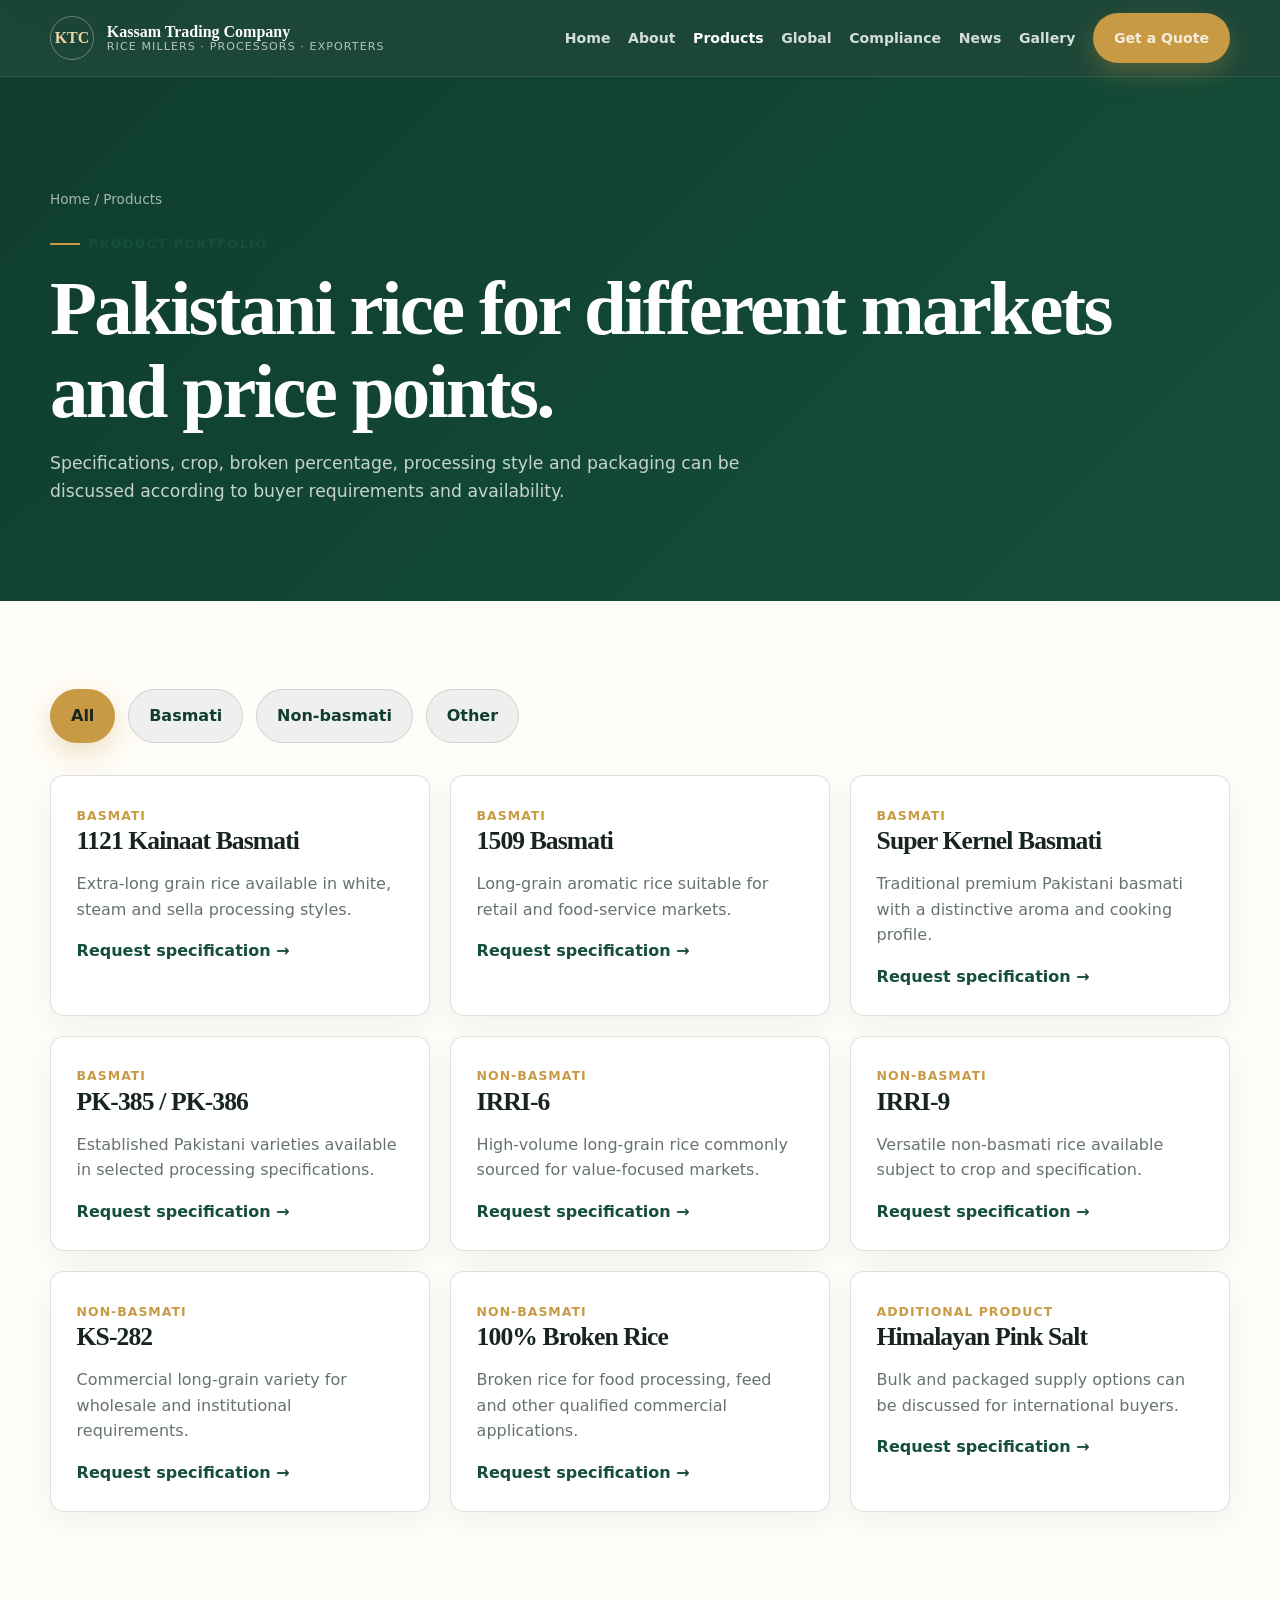
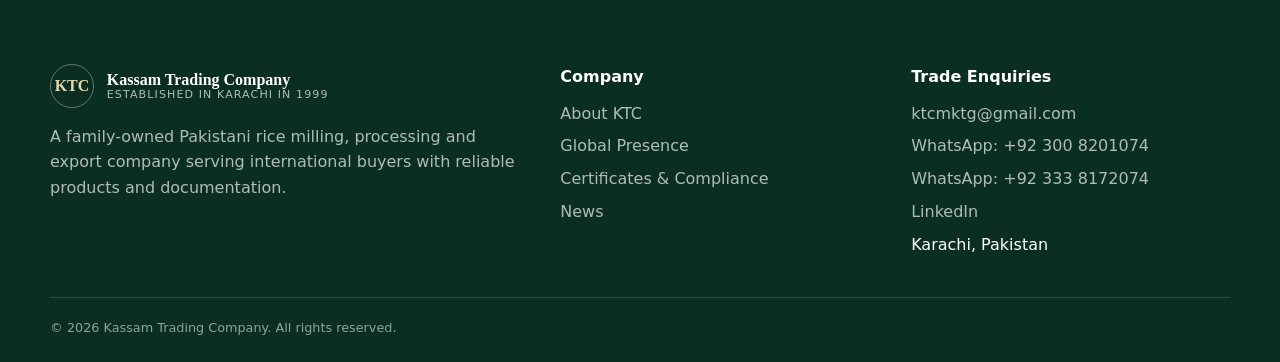
<file: ktc-static-site/products.html>
<!doctype html><html lang="en"><head><meta charset="utf-8"><meta name="viewport" content="width=device-width,initial-scale=1"><meta name="description" content="Explore KTC basmati, non-basmati, broken rice and Himalayan pink salt export products."><title>Rice Products | Kassam Trading Company</title><link rel="stylesheet" href="assets/css/styles.css"></head><body><a class="skip-link" href="#main">Skip to content</a>
<header class="site-header"><div class="container nav-wrap">
<a class="brand" href="index.html"><span class="brand-mark">KTC</span><span class="brand-text"><strong>Kassam Trading Company</strong><small>Rice Millers · Processors · Exporters</small></span></a>
<button class="nav-toggle" type="button" aria-label="Open navigation" aria-expanded="false" data-nav-toggle>☰</button>
<nav class="site-nav" aria-label="Main navigation" data-nav>
<a href="index.html">Home</a><a href="about.html">About</a><a href="products.html">Products</a><a href="global-presence.html">Global</a><a href="certificates-compliance.html">Compliance</a><a href="news.html">News</a><a href="gallery.html">Gallery</a><a class="btn btn-primary" href="contact.html">Get a Quote</a>
</nav></div></header><main id="main"><section class="page-hero"><div class="container"><div class="breadcrumbs">Home / Products</div><span class="eyebrow">Product portfolio</span><h1>Pakistani rice for different markets and price points.</h1><p>Specifications, crop, broken percentage, processing style and packaging can be discussed according to buyer requirements and availability.</p></div></section><section class="section"><div class="container"><div class="actions" style="margin:0 0 2rem"><button class="btn btn-primary" data-filter="all">All</button><button class="btn btn-outline-dark" data-filter="basmati">Basmati</button><button class="btn btn-outline-dark" data-filter="nonbasmati">Non-basmati</button><button class="btn btn-outline-dark" data-filter="other">Other</button></div><div class="grid-3">
<article class="card" data-product="basmati"><span class="small-meta">Basmati</span><h3>1121 Kainaat Basmati</h3><p>Extra-long grain rice available in white, steam and sella processing styles.</p><a class="link-arrow" href="contact.html">Request specification →</a></article><article class="card" data-product="basmati"><span class="small-meta">Basmati</span><h3>1509 Basmati</h3><p>Long-grain aromatic rice suitable for retail and food-service markets.</p><a class="link-arrow" href="contact.html">Request specification →</a></article><article class="card" data-product="basmati"><span class="small-meta">Basmati</span><h3>Super Kernel Basmati</h3><p>Traditional premium Pakistani basmati with a distinctive aroma and cooking profile.</p><a class="link-arrow" href="contact.html">Request specification →</a></article><article class="card" data-product="basmati"><span class="small-meta">Basmati</span><h3>PK-385 / PK-386</h3><p>Established Pakistani varieties available in selected processing specifications.</p><a class="link-arrow" href="contact.html">Request specification →</a></article><article class="card" data-product="nonbasmati"><span class="small-meta">Non-basmati</span><h3>IRRI-6</h3><p>High-volume long-grain rice commonly sourced for value-focused markets.</p><a class="link-arrow" href="contact.html">Request specification →</a></article><article class="card" data-product="nonbasmati"><span class="small-meta">Non-basmati</span><h3>IRRI-9</h3><p>Versatile non-basmati rice available subject to crop and specification.</p><a class="link-arrow" href="contact.html">Request specification →</a></article><article class="card" data-product="nonbasmati"><span class="small-meta">Non-basmati</span><h3>KS-282</h3><p>Commercial long-grain variety for wholesale and institutional requirements.</p><a class="link-arrow" href="contact.html">Request specification →</a></article><article class="card" data-product="nonbasmati"><span class="small-meta">Non-basmati</span><h3>100% Broken Rice</h3><p>Broken rice for food processing, feed and other qualified commercial applications.</p><a class="link-arrow" href="contact.html">Request specification →</a></article><article class="card" data-product="other"><span class="small-meta">Additional product</span><h3>Himalayan Pink Salt</h3><p>Bulk and packaged supply options can be discussed for international buyers.</p><a class="link-arrow" href="contact.html">Request specification →</a></article></div></div></section></main><footer class="site-footer"><div class="container"><div class="footer-grid">
<div><a class="brand" href="index.html"><span class="brand-mark">KTC</span><span class="brand-text"><strong>Kassam Trading Company</strong><small>Established in Karachi in 1999</small></span></a><p style="margin-top:1rem">A family-owned Pakistani rice milling, processing and export company serving international buyers with reliable products and documentation.</p></div>
<div><div class="footer-title">Company</div><div class="footer-links"><a href="about.html">About KTC</a><a href="global-presence.html">Global Presence</a><a href="certificates-compliance.html">Certificates & Compliance</a><a href="news.html">News</a></div></div>
<div><div class="footer-title">Trade Enquiries</div><div class="footer-links"><a href="mailto:ktcmktg@gmail.com">ktcmktg@gmail.com</a><a href="https://wa.me/923008201074" target="_blank" rel="noopener noreferrer">WhatsApp: +92 300 8201074</a><a href="https://wa.me/923338172074" target="_blank" rel="noopener noreferrer">WhatsApp: +92 333 8172074</a><a href="https://www.linkedin.com/company/kassamtradingcompany/" target="_blank" rel="noopener noreferrer">LinkedIn</a><span>Karachi, Pakistan</span></div></div>
</div><div class="footer-bottom">© <span data-year></span> Kassam Trading Company. All rights reserved.</div></div></footer>
<script src="assets/js/main.js" defer></script></body></html>
</file>
<file: ktc-static-site/assets/css/styles.css>
:root {
  --ink: #18251f;
  --muted: #66736c;
  --cream: #f7f3e9;
  --paper: #fffdf8;
  --green: #154f3b;
  --green-2: #0f3d2e;
  --gold: #c79a43;
  --gold-soft: #ecd7a6;
  --line: rgba(24, 37, 31, 0.14);
  --shadow: 0 18px 50px rgba(20, 48, 37, 0.12);
  --radius: 22px;
  --radius-sm: 14px;
  --max: 1180px;
}

* { box-sizing: border-box; }
html { scroll-behavior: smooth; }
body {
  margin: 0;
  color: var(--ink);
  background: var(--paper);
  font-family: Inter, ui-sans-serif, system-ui, -apple-system, BlinkMacSystemFont, "Segoe UI", sans-serif;
  line-height: 1.6;
}
body.nav-open { overflow: hidden; }
img { display: block; max-width: 100%; }
a { color: inherit; text-decoration: none; }
button, input, textarea, select { font: inherit; }
button { cursor: pointer; }

.skip-link {
  position: fixed;
  left: 1rem;
  top: -4rem;
  z-index: 1000;
  padding: .75rem 1rem;
  background: #fff;
  border-radius: .5rem;
  box-shadow: var(--shadow);
}
.skip-link:focus { top: 1rem; }

.container { width: min(calc(100% - 2rem), var(--max)); margin-inline: auto; }
.section { padding: 5.5rem 0; }
.section-sm { padding: 3.5rem 0; }
.section-cream { background: var(--cream); }
.section-dark { background: var(--green-2); color: white; }
.eyebrow {
  display: inline-flex;
  align-items: center;
  gap: .55rem;
  margin-bottom: .9rem;
  color: var(--green);
  font-size: .78rem;
  font-weight: 800;
  letter-spacing: .13em;
  text-transform: uppercase;
}
.eyebrow::before { content: ""; width: 30px; height: 2px; background: var(--gold); }
.section-dark .eyebrow { color: var(--gold-soft); }
h1, h2, h3 { margin: 0 0 1rem; line-height: 1.08; letter-spacing: -.035em; font-family: Georgia, "Times New Roman", serif; }
h1 { font-size: clamp(2.7rem, 6vw, 5.7rem); }
h2 { font-size: clamp(2rem, 4vw, 3.5rem); }
h3 { font-size: clamp(1.25rem, 2vw, 1.75rem); }
p { margin: 0 0 1rem; }
.lead { max-width: 760px; color: var(--muted); font-size: clamp(1.05rem, 2vw, 1.25rem); }
.section-dark .lead, .section-dark p { color: rgba(255,255,255,.76); }

.site-header {
  position: sticky;
  top: 0;
  z-index: 100;
  border-bottom: 1px solid rgba(255,255,255,.09);
  background: rgba(15, 61, 46, .95);
  backdrop-filter: blur(16px);
}
.nav-wrap { min-height: 76px; display: flex; align-items: center; justify-content: space-between; gap: 1rem; }
.brand { display: inline-flex; align-items: center; gap: .8rem; color: white; }
.brand-mark {
  display: grid;
  place-items: center;
  width: 44px;
  height: 44px;
  border: 1px solid rgba(255,255,255,.34);
  border-radius: 50%;
  color: var(--gold-soft);
  font-family: Georgia, serif;
  font-weight: 700;
}
.brand-text { display: grid; line-height: 1.1; }
.brand-text strong { font-family: Georgia, serif; font-size: 1rem; }
.brand-text small { color: rgba(255,255,255,.68); font-size: .69rem; letter-spacing: .1em; text-transform: uppercase; }
.site-nav { display: flex; align-items: center; gap: 1.1rem; }
.site-nav a { color: rgba(255,255,255,.82); font-size: .88rem; font-weight: 700; }
.site-nav a:hover, .site-nav a[aria-current="page"] { color: white; }
.nav-toggle { display: none; border: 0; background: transparent; color: white; font-size: 1.35rem; }

.btn {
  display: inline-flex;
  align-items: center;
  justify-content: center;
  gap: .55rem;
  min-height: 48px;
  padding: .82rem 1.25rem;
  border: 1px solid transparent;
  border-radius: 999px;
  font-weight: 800;
  transition: transform .2s ease, box-shadow .2s ease, background .2s ease;
}
.btn:hover { transform: translateY(-2px); }
.btn-primary { background: var(--gold); color: #1b241f; box-shadow: 0 10px 26px rgba(199,154,67,.3); }
.btn-light { background: white; color: var(--green-2); }
.btn-outline { border-color: rgba(255,255,255,.38); color: white; }
.btn-outline-dark { border-color: var(--line); color: var(--green-2); }
.actions { display: flex; flex-wrap: wrap; gap: .8rem; margin-top: 1.5rem; }

.hero {
  position: relative;
  overflow: hidden;
  min-height: 750px;
  display: grid;
  align-items: center;
  color: white;
  background:
    linear-gradient(90deg, rgba(8,34,25,.94) 0%, rgba(8,34,25,.73) 50%, rgba(8,34,25,.3) 100%),
    url('../images/hero-rice.svg') center/cover no-repeat;
}
.hero::after {
  content: "";
  position: absolute;
  inset: auto -10% -35% 45%;
  width: 700px;
  height: 700px;
  border: 1px solid rgba(236,215,166,.28);
  border-radius: 50%;
}
.hero-content { position: relative; z-index: 1; max-width: 800px; padding: 6rem 0; }
.hero .eyebrow { color: var(--gold-soft); }
.hero p { max-width: 700px; color: rgba(255,255,255,.8); font-size: 1.12rem; }
.hero-kicker { display: flex; flex-wrap: wrap; gap: .65rem; margin-top: 2rem; }
.pill { padding: .5rem .75rem; border: 1px solid rgba(255,255,255,.22); border-radius: 999px; color: rgba(255,255,255,.8); font-size: .78rem; font-weight: 700; }

.stats { position: relative; z-index: 2; margin-top: -55px; }
.stats-grid { display: grid; grid-template-columns: repeat(4, 1fr); background: white; border-radius: var(--radius); box-shadow: var(--shadow); overflow: hidden; }
.stat { padding: 1.65rem; border-right: 1px solid var(--line); }
.stat:last-child { border-right: 0; }
.stat strong { display: block; color: var(--green); font-family: Georgia, serif; font-size: 2rem; }
.stat span { color: var(--muted); font-size: .88rem; }

.grid-2 { display: grid; grid-template-columns: 1.05fr .95fr; gap: 3rem; align-items: center; }
.grid-3 { display: grid; grid-template-columns: repeat(3, 1fr); gap: 1.25rem; }
.grid-4 { display: grid; grid-template-columns: repeat(4, 1fr); gap: 1rem; }
.card {
  height: 100%;
  padding: 1.6rem;
  border: 1px solid var(--line);
  border-radius: var(--radius-sm);
  background: white;
  box-shadow: 0 10px 30px rgba(20,48,37,.06);
}
.card p { color: var(--muted); }
.icon-box { width: 50px; height: 50px; display: grid; place-items: center; margin-bottom: 1rem; border-radius: 14px; background: var(--cream); color: var(--green); font-weight: 900; }
.image-panel { min-height: 500px; border-radius: var(--radius); overflow: hidden; box-shadow: var(--shadow); background: var(--cream); }
.image-panel img { width: 100%; height: 100%; object-fit: cover; }

.product-card { overflow: hidden; padding: 0; }
.product-card img { width: 100%; aspect-ratio: 4/3; object-fit: cover; background: var(--cream); }
.product-card-body { padding: 1.4rem; }
.product-card .meta { color: var(--gold); font-size: .76rem; font-weight: 800; letter-spacing: .1em; text-transform: uppercase; }
.link-arrow { color: var(--green); font-weight: 800; }

.banner { padding: 3rem; border-radius: var(--radius); background: linear-gradient(135deg, var(--green-2), var(--green)); color: white; box-shadow: var(--shadow); }
.banner p { color: rgba(255,255,255,.76); }

.page-hero { padding: 7rem 0 5rem; background: linear-gradient(135deg, var(--green-2), var(--green)); color: white; }
.page-hero p { max-width: 720px; color: rgba(255,255,255,.76); font-size: 1.08rem; }
.breadcrumbs { margin-bottom: 1rem; color: rgba(255,255,255,.62); font-size: .85rem; }

.list-check { display: grid; gap: .75rem; padding: 0; list-style: none; }
.list-check li { display: flex; gap: .65rem; align-items: flex-start; }
.list-check li::before { content: "✓"; flex: 0 0 auto; color: var(--gold); font-weight: 900; }

.form-shell { padding: 2rem; border: 1px solid var(--line); border-radius: var(--radius); background: white; box-shadow: var(--shadow); }
.form-grid { display: grid; grid-template-columns: 1fr 1fr; gap: 1rem; }
.field { display: grid; gap: .42rem; }
.field-full { grid-column: 1 / -1; }
label { font-size: .84rem; font-weight: 800; }
input, select, textarea {
  width: 100%;
  border: 1px solid var(--line);
  border-radius: 12px;
  background: #fff;
  padding: .85rem 1rem;
  color: var(--ink);
  outline: none;
}
input:focus, select:focus, textarea:focus { border-color: var(--gold); box-shadow: 0 0 0 3px rgba(199,154,67,.15); }
textarea { min-height: 150px; resize: vertical; }
.form-note { color: var(--muted); font-size: .8rem; }
.hidden { display: none !important; }

.contact-list { display: grid; gap: 1rem; margin-top: 1.25rem; }
.contact-list > div { padding-bottom: 1rem; border-bottom: 1px solid var(--line); }
.contact-list > div:last-child { padding-bottom: 0; border-bottom: 0; }
.contact-list p { margin: .25rem 0 0; }
.contact-list a { color: var(--green); font-weight: 800; overflow-wrap: anywhere; }
.contact-list a:hover { color: var(--gold); }

.news-card time, .small-meta { color: var(--gold); font-size: .78rem; font-weight: 800; letter-spacing: .08em; text-transform: uppercase; }
.gallery-grid { columns: 3 280px; column-gap: 1rem; }
.gallery-grid figure { break-inside: avoid; margin: 0 0 1rem; border-radius: var(--radius-sm); overflow: hidden; background: var(--cream); }
.gallery-grid img { width: 100%; }

.site-footer { background: #0b2e23; color: white; padding: 4rem 0 1.5rem; }
.footer-grid { display: grid; grid-template-columns: 1.5fr 1fr 1fr; gap: 2rem; }
.footer-title { margin-bottom: .7rem; font-weight: 800; }
.footer-links { display: grid; gap: .45rem; }
.footer-links a, .site-footer p { color: rgba(255,255,255,.68); }
.footer-bottom { margin-top: 2.5rem; padding-top: 1.2rem; border-top: 1px solid rgba(255,255,255,.12); color: rgba(255,255,255,.55); font-size: .8rem; }

.reveal { opacity: 0; transform: translateY(18px); transition: opacity .7s ease, transform .7s ease; }
.reveal.is-visible { opacity: 1; transform: none; }

@media (max-width: 960px) {
  .nav-toggle { display: inline-grid; place-items: center; }
  .site-nav {
    position: fixed;
    inset: 76px 0 auto;
    display: none;
    flex-direction: column;
    align-items: stretch;
    padding: 1rem;
    background: var(--green-2);
    border-top: 1px solid rgba(255,255,255,.1);
  }
  .site-nav.is-open { display: flex; }
  .site-nav a { padding: .75rem; }
  .site-nav .btn { width: 100%; }
  .grid-2 { grid-template-columns: 1fr; }
  .grid-3 { grid-template-columns: repeat(2, 1fr); }
  .grid-4 { grid-template-columns: repeat(2, 1fr); }
  .stats-grid { grid-template-columns: repeat(2, 1fr); }
  .stat:nth-child(2) { border-right: 0; }
  .stat:nth-child(-n+2) { border-bottom: 1px solid var(--line); }
  .hero { min-height: 690px; }
}

@media (max-width: 640px) {
  .section { padding: 4rem 0; }
  .brand-text small { display: none; }
  .grid-3, .grid-4, .form-grid, .footer-grid { grid-template-columns: 1fr; }
  .field-full { grid-column: auto; }
  .stats { margin-top: -35px; }
  .stats-grid { grid-template-columns: 1fr 1fr; }
  .stat { padding: 1.15rem; }
  .stat strong { font-size: 1.55rem; }
  .banner { padding: 2rem 1.3rem; }
  .page-hero { padding: 5rem 0 3.5rem; }
}
</file>
